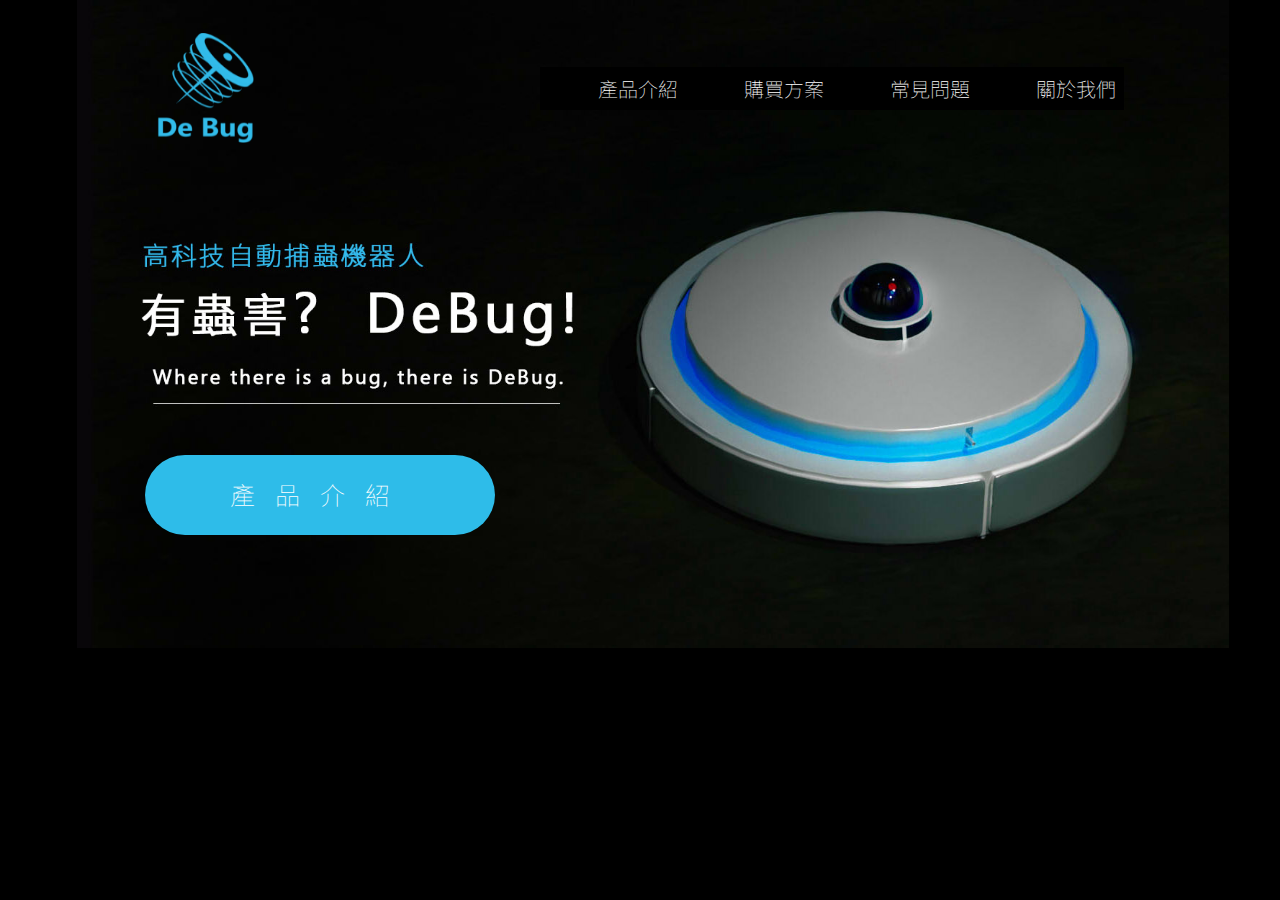
<file: index.html>
<!DOCTYPE html>
<html lang="en">

<head>
    <meta charset="UTF-8">
    <meta name="viewport" content="width=device-width, initial-scale=1.0">
    <title>DeBug</title>
    <link href="css/index.css" rel="stylesheet">
    <link href="css/bootstrap.min.css" rel="stylesheet">
    <link href="https://fonts.googleapis.com/css2?family=Noto+Sans+TC&display=swap" rel="stylesheet">
</head>

<body>
    <!--bg-->
    <div class="bg">
        <img class="lbg" src="img/index_pic.jpg">
        <img class="img-fluid sbg" src="img/index直.jpg">
    </div>
    
    <!--navbar-->
    <nav class="navbar navbar-expand-lg navbar-black bg-black">
        <a href="index.html"><img class="navbar-brand" src="img/logo-02.png"></a>

        <button class="navbar-toggler navbar-toggler-right" type="button" data-toggle="collapse"
            data-target="#navbarSupportedContent" aria-controls="navbarSupportedContent" aria-expanded="false"
            aria-label="Toggle navigation">
            <span class="navbar-toggler-icon"><img src="img/burger_icon.png"> </span>
        </button>

        <div class="collapse navbar-collapse" id="navbarSupportedContent">
            <ul class="navbar-nav ml-auto">
                <li class="nav-item text-center">
                    <a class="nav-link" href="product.html">產品介紹</a>
                </li>
                <li class="nav-item text-center">
                    <a class="nav-link" href="buy.html">購買方案</a>
                </li>
                <li class="nav-item text-center">
                    <a class="nav-link" href="FAQ.html">常見問題</a>
                </li>
                <li class="nav-item text-center">
                    <a class="nav-link" href="about.html">關於我們</a>
                </li>
            </ul>
        </div>
    </nav>

    <!--button-->
    <div class="btn">
        <button class="pbtn">
            <a class="btntext" href="product.html">產品介紹</a>
        </button>
    </div>

    <!-- JS連結 -->
    <script src="js/jQuery.js"></script>
    <script src="js/bootstrap.min.js"></script>
</body>

</html>
</file>
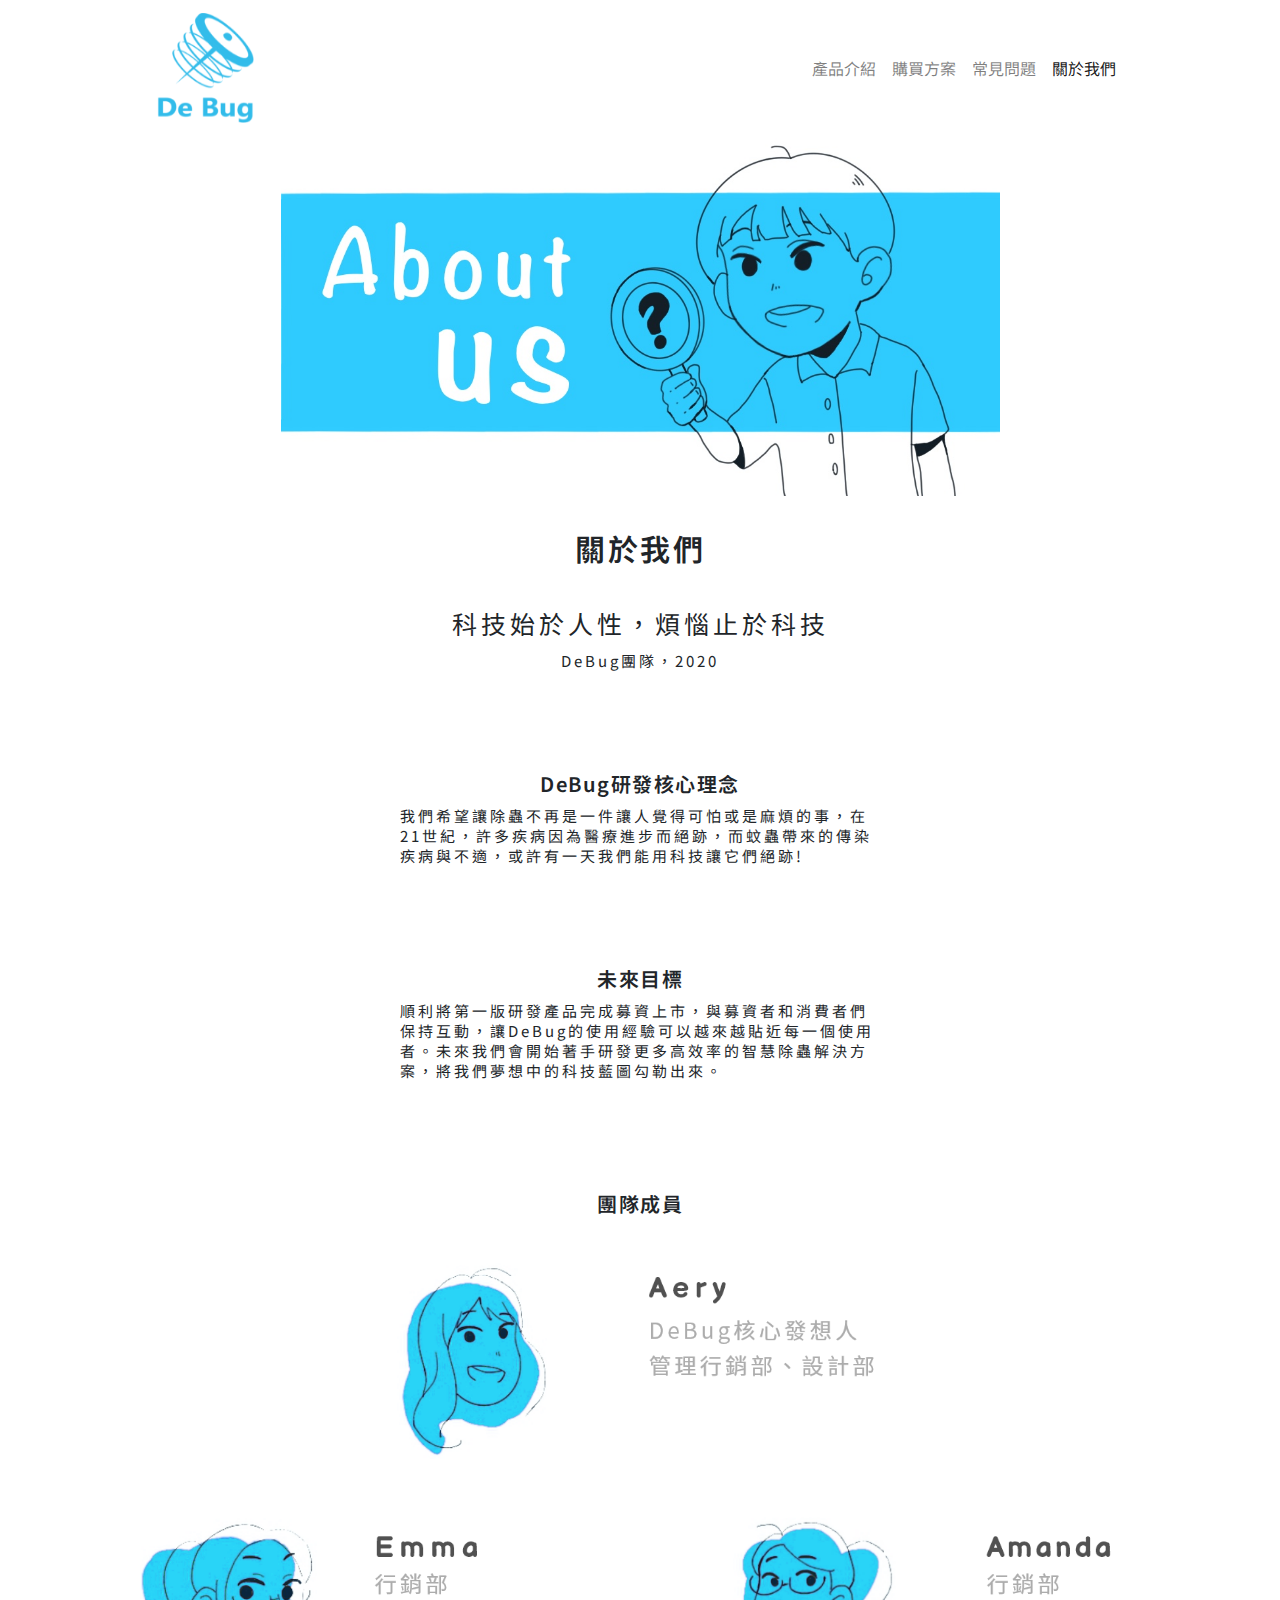
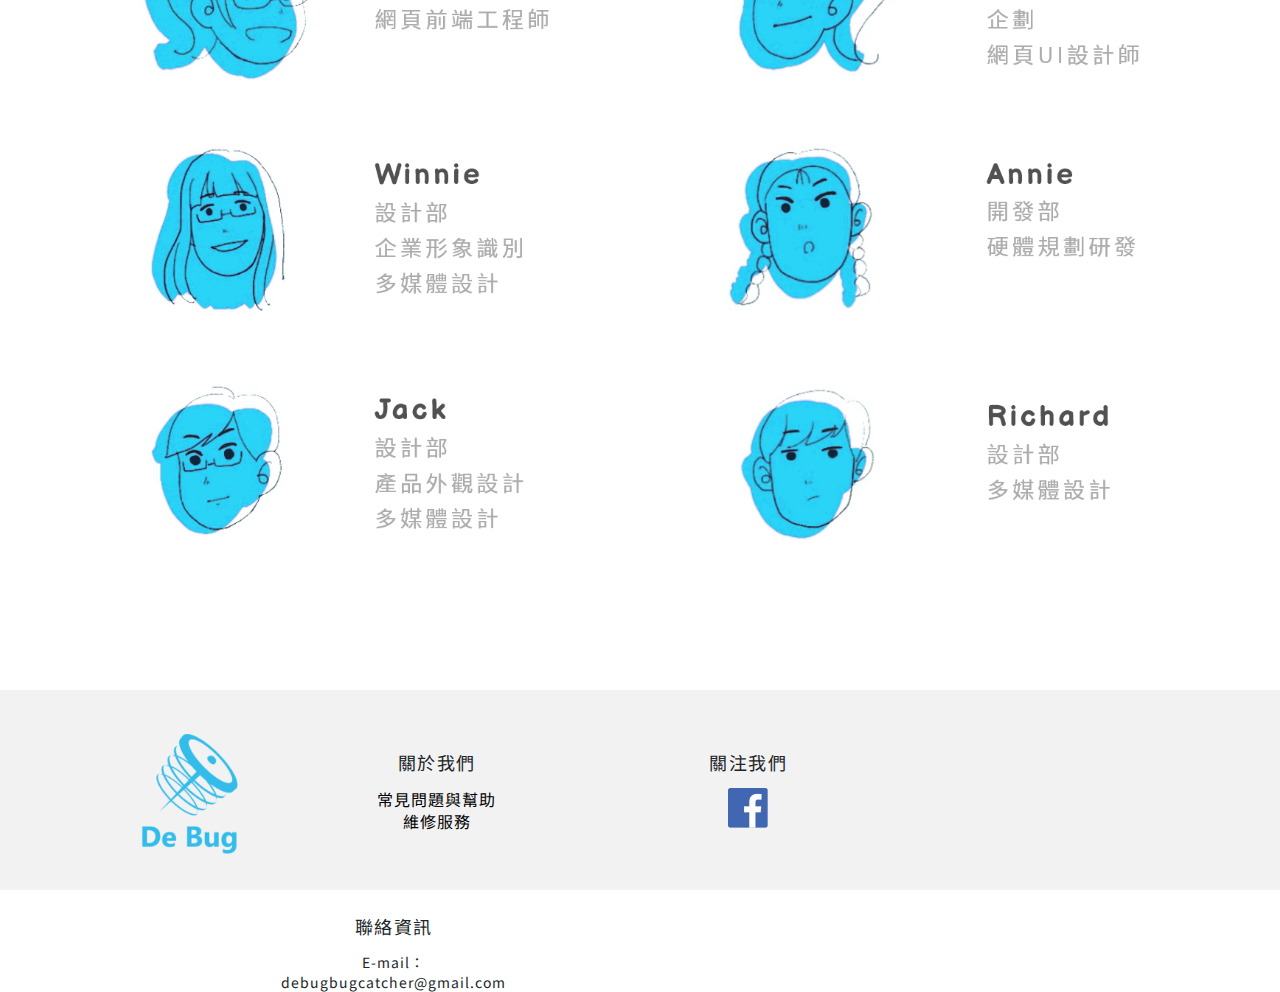
<file: about.html>
<!DOCTYPE html>
<html lang="en">

<head>
    <meta charset="UTF-8">
    <meta name="viewport" content="width=device-width, initial-scale=1.0">
    <title>關於DeBug團隊</title>
    <link href="css/about.css" rel="stylesheet">
    <link href="css/bootstrap.min.css" rel="stylesheet">
    <link href="https://fonts.googleapis.com/css2?family=Noto+Sans+TC&display=swap" rel="stylesheet">
</head>

<body>
    <!--navbar-->
    <nav class="navbar navbar-expand-lg navbar-light bg-white">
        <a href="index.html"><img class="navbar-brand" src="img/logo-02.png"></a>

        <button class="navbar-toggler navbar-toggler-right" type="button" data-toggle="collapse"
            data-target="#navbarSupportedContent" aria-controls="navbarSupportedContent" aria-expanded="false"
            aria-label="Toggle navigation">
            <span class="navbar-toggler-icon"></span>
        </button>

        <div class="collapse navbar-collapse" id="navbarSupportedContent">
            <ul class="navbar-nav ml-auto">
                <li class="nav-item text-center">
                    <a class="nav-link" href="product.html">產品介紹</a>
                </li>
                <li class="nav-item text-center">
                    <a class="nav-link" href="buy.html">購買方案</a>
                </li>
                <li class="nav-item text-center">
                    <a class="nav-link" href="FAQ.html">常見問題</a>
                </li>
                <li class="nav-item text-center active">
                    <a class="nav-link" href="about.html">關於我們</a>
                </li>
            </ul>
        </div>
    </nav>

    <!--img-->
    <div class="img">
        <img class="bigimg" src="img/about_us/E908291B-84C1-4C2B-9663-F719880D2C59.png">
    </div>

    <!--about us-->
    <div class="us">
        <p class="title">關於我們</p>
    </div>
    <div class="slogan">
        <p class="s">科技始於人性，煩惱止於科技</p>
        <p class="sd">DeBug團隊，2020</p>
    </div>

    <!--text-->
    <div class="text">
        <!--kernel-->
        <div class="kernel">
            <p class="t">DeBug研發核心理念</p>
        </div>
        <div class="tt">
            <p class="tp">我們希望讓除蟲不再是一件讓人覺得可怕或是麻煩的事，在21世紀，許多疾病因為醫療進步而絕跡，而蚊蟲帶來的傳染疾病與不適，或許有一天我們能用科技讓它們絕跡!</p>
        </div>

        <!--future-->
        <div class="future">
            <p class="t">未來目標</p>
        </div>
        <div class="tt">
            <p class="tp">
                順利將第一版研發產品完成募資上市，與募資者和消費者們保持互動，讓DeBug的使用經驗可以越來越貼近每一個使用者。未來我們會開始著手研發更多高效率的智慧除蟲解決方案，將我們夢想中的科技藍圖勾勒出來。</p>
        </div>
    </div>

    <!--member-->
    <div class="member">
        <p class="t">團隊成員</p>
    </div>
    <div class="mimg">
        <img class="simg" src="img/about_us/ABOUT_US_S2.png">
        <img class="bimg" src="img/about_us/ABOUT_US2.png">
    </div>

    <!--footer-->
    <footer class="footer">
        <div class="cont">
            <div class="row">
                <div class="fimg col-md-1">
                    <a href="index.html"><img class="fl" src="img/logo-02.png"></a>
                </div>

                <div class="about col-md-2">
                    <div class="ftitle">
                        <p class="ft">關於我們</p>
                    </div>
                    <div class="r">
                        <a href="FAQ.html" style="text-decoration: none;">
                            <p class="fp">常見問題與幫助</p>
                        </a>
                        <a href="FAQ.html" style="text-decoration: none;">
                            <p class="fp">維修服務</p>
                        </a>
                    </div>
                </div>

                <div class="follow col-md-2">
                    <div class="ftitle">
                        <p class="ft">關注我們</p>
                    </div>
                    <div class="ff">
                        <a href="https://www.facebook.com/De-Bug-111427833928401/"><img class="fb"
                                src="img/icon_facebook.jpg"></a>
                    </div>
                </div>

                <div class="contact col-md-3">
                    <div class="ftitle">
                        <p class="ft">聯絡資訊</p>
                    </div>
                    <div class="r">
                        <p class="fm">E-mail：debugbugcatcher@gmail.com</p>
                    </div>
                </div>
            </div>
        </div>
    </footer>

    <!-- JS連結 -->
    <script src="js/jQuery.js"></script>
    <script src="js/bootstrap.min.js"></script>

</body>

</html>
</file>
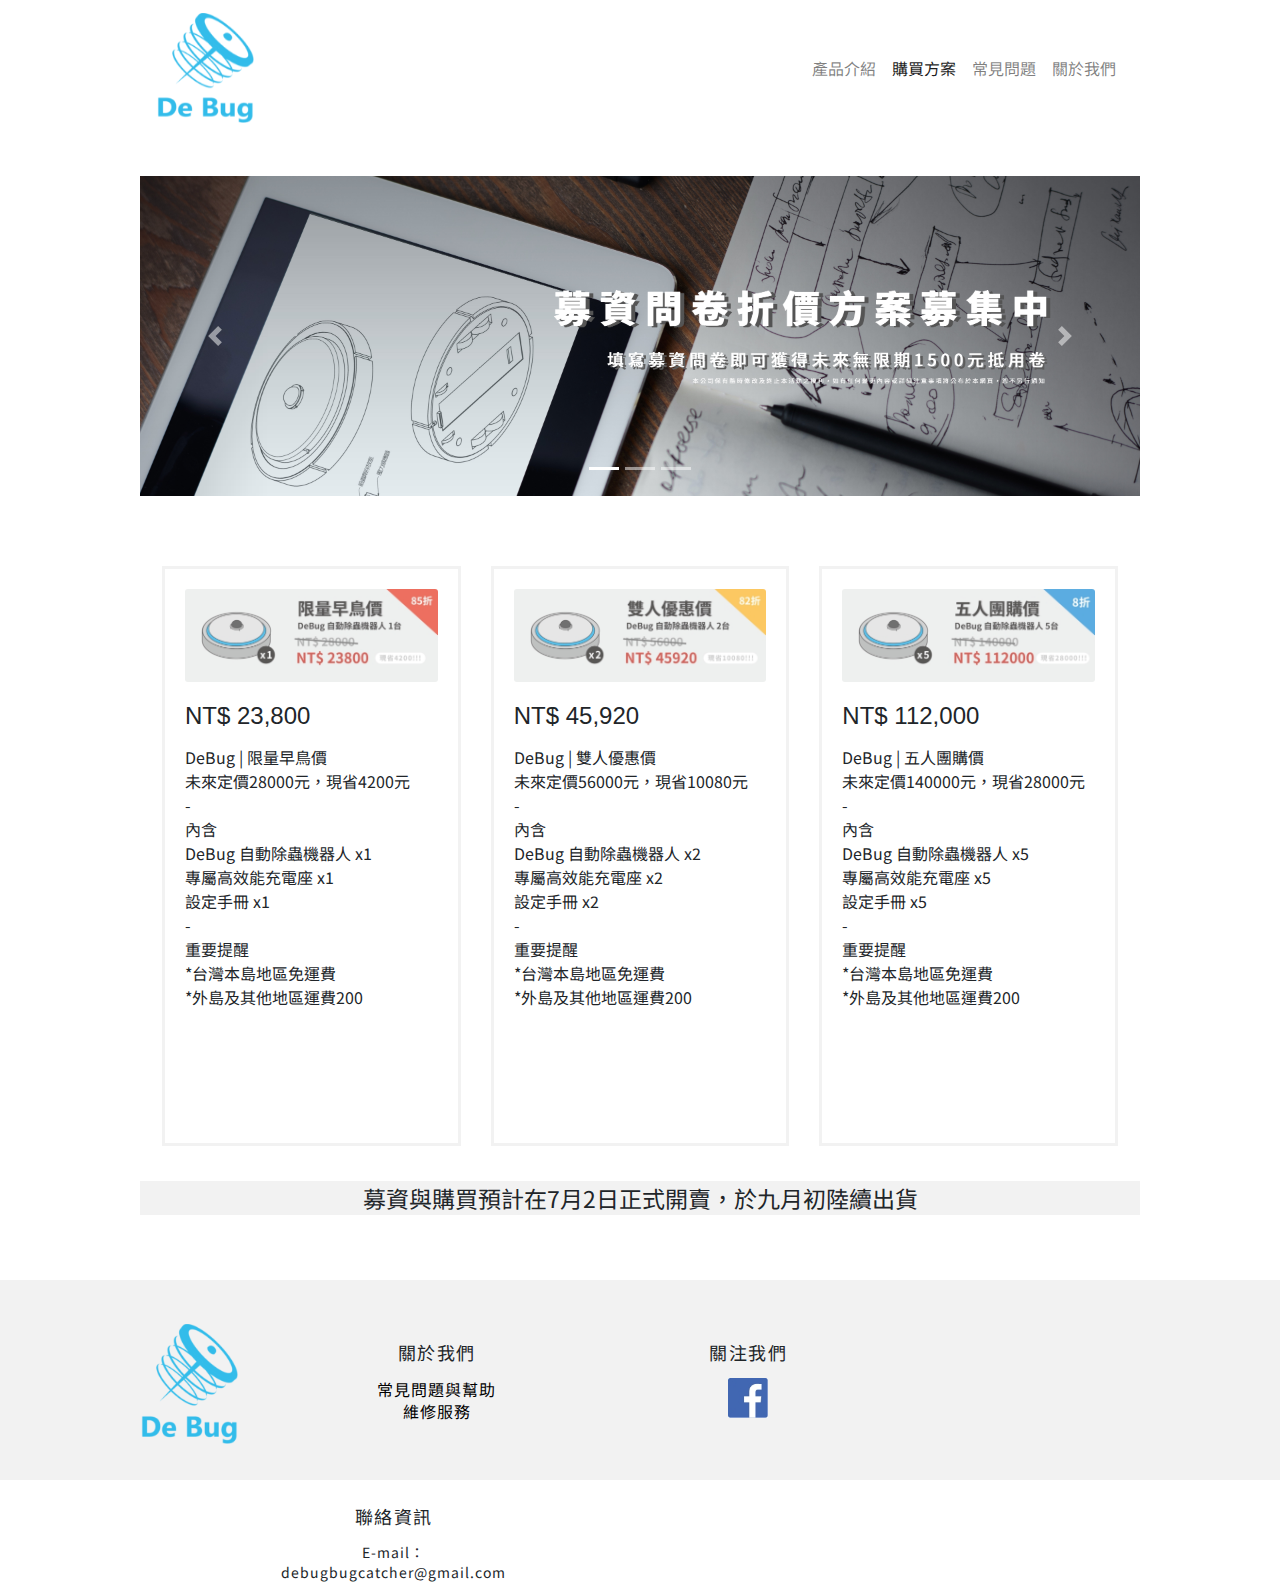
<file: buy.html>
<!DOCTYPE html>
<html lang="en">

<head>
    <meta charset="UTF-8">
    <meta name="viewport" content="width=device-width, initial-scale=1.0">
    <title>DeBug的購買方案</title>
    <link href="css/buy.css" rel="stylesheet">
    <link href="css/bootstrap.min.css" rel="stylesheet">
    <link href="https://fonts.googleapis.com/css2?family=Noto+Sans+TC&display=swap" rel="stylesheet">
</head>

<body>
    <!--navbar-->
    <nav class="navbar navbar-expand-lg navbar-light bg-white">
        <a href="index.html"><img class="navbar-brand" src="img/logo-02.png"></a>

        <button class="navbar-toggler navbar-toggler-right" type="button" data-toggle="collapse"
            data-target="#navbarSupportedContent" aria-controls="navbarSupportedContent" aria-expanded="false"
            aria-label="Toggle navigation">
            <span class="navbar-toggler-icon"></span>
        </button>

        <div class="collapse navbar-collapse" id="navbarSupportedContent">
            <ul class="navbar-nav ml-auto">
                <li class="nav-item text-center">
                    <a class="nav-link" href="product.html">產品介紹</a>
                </li>
                <li class="nav-item text-center active">
                    <a class="nav-link" href="buy.html">購買方案</a>
                </li>
                <li class="nav-item text-center">
                    <a class="nav-link" href="FAQ.html">常見問題</a>
                </li>
                <li class="nav-item text-center">
                    <a class="nav-link" href="about.html">關於我們</a>
                </li>
            </ul>
        </div>
    </nav>

    <!--banner-->
    <div class="banner">
        <div id="carouselExampleIndicators" class="carousel slide" data-ride="carousel">
            <ol class="carousel-indicators">
                <li data-target="#carouselExampleIndicators" data-slide-to="0" class="active"></li>
                <li data-target="#carouselExampleIndicators" data-slide-to="1"></li>
                <li data-target="#carouselExampleIndicators" data-slide-to="2"></li>
            </ol>
            <!-- 輪播內容 -->
            <div class="carousel-inner">
                <div class="carousel-item active">
                    <img src="img/募資問卷banner.jpg" class="d-block w-100" alt="...">
                </div>
                <div class="carousel-item">
                    <img src="img/團購揪起來banner.jpg" class="d-block w-100" alt="...">
                </div>
                <div class="carousel-item">
                    <img src="img/按讚臉書banner.jpg" class="d-block w-100" alt="...">
                </div>
            </div>
            <!-- 左右箭頭 -->
            <a class="carousel-control-prev" href="#carouselExampleIndicators" role="button" data-slide="prev">
                <span class="carousel-control-prev-icon" aria-hidden="true"></span>
                <span class="sr-only">Previous</span>
            </a>
            <a class="carousel-control-next" href="#carouselExampleIndicators" role="button" data-slide="next">
                <span class="carousel-control-next-icon" aria-hidden="true"></span>
                <span class="sr-only">Next</span>
            </a>
        </div>
    </div>

    <!--card-->
    <div class="card-group">
        <div class="card border-0">
            <div class="card-body">
                <img class="card-img" src="img/plan_a.jpg">
                <h4 class="card-price">NT$ 23,800</h4>
                <p class="card-text">DeBug | 限量早鳥價<br>未來定價28000元，現省4200元<br>-
                    <br>內含<br>DeBug 自動除蟲機器人 x1<br>專屬高效能充電座 x1<br>設定手冊 x1<br>-
                    <br>重要提醒<br>*台灣本島地區免運費<br>*外島及其他地區運費200</p>
            </div>
        </div>
        <div class="card border-0">
            <div class="card-body">
                <img class="card-img" src="img/plan_b.jpg">
                <h4 class="card-price">NT$ 45,920</h4>
                <p class="card-text">DeBug | 雙人優惠價<br>未來定價56000元，現省10080元<br>-
                    <br>內含<br>DeBug 自動除蟲機器人 x2<br>專屬高效能充電座 x2<br>設定手冊 x2<br>-
                    <br>重要提醒<br>*台灣本島地區免運費<br>*外島及其他地區運費200</p>
            </div>
        </div>
        <div class="card border-0">
            <div class="card-body">
                <img class="card-img" src="img/plan_c.jpg">
                <h4 class="card-price">NT$ 112,000</h4>
                <p class="card-text">DeBug | 五人團購價<br>未來定價140000元，現省28000元<br>-
                    <br>內含<br>DeBug 自動除蟲機器人 x5<br>專屬高效能充電座 x5<br>設定手冊 x5<br>-
                    <br>重要提醒<br>*台灣本島地區免運費<br>*外島及其他地區運費200</p>
            </div>
        </div>
    </div>

    <!--mention-->
    <div class="mention text-center">
        <a class="sell">募資與購買預計在7月2日正式開賣，於九月初陸續出貨</a>
    </div>

    <!--footer-->
    <footer class="footer">
        <div class="cont">
            <div class="row">
                <div class="fimg col-md-1">
                    <a href="index.html"><img class="fl" src="img/logo-02.png"></a>
                </div>

                <div class="about col-md-2">
                    <div class="ftitle">
                        <p class="ft">關於我們</p>
                    </div>
                    <div class="r">
                        <a href="FAQ.html" style="text-decoration: none;">
                            <p class="fp">常見問題與幫助</p>
                        </a>
                        <a href="FAQ.html" style="text-decoration: none;">
                            <p class="fp">維修服務</p>
                        </a>
                    </div>
                </div>

                <div class="follow col-md-2">
                    <div class="ftitle">
                        <p class="ft">關注我們</p>
                    </div>
                    <div class="ff">
                        <a href="https://www.facebook.com/De-Bug-111427833928401/"><img class="fb"
                                src="img/icon_facebook.jpg"></a>
                    </div>
                </div>

                <div class="contact col-md-3">
                    <div class="ftitle">
                        <p class="ft">聯絡資訊</p>
                    </div>
                    <div class="r">
                        <p class="fm">E-mail：debugbugcatcher@gmail.com</p>
                    </div>
                </div>
            </div>
        </div>
    </footer>

    <!-- JS連結 -->
    <script src="js/jQuery.js"></script>
    <script src="js/bootstrap.min.js"></script>
</body>

</html>
</file>
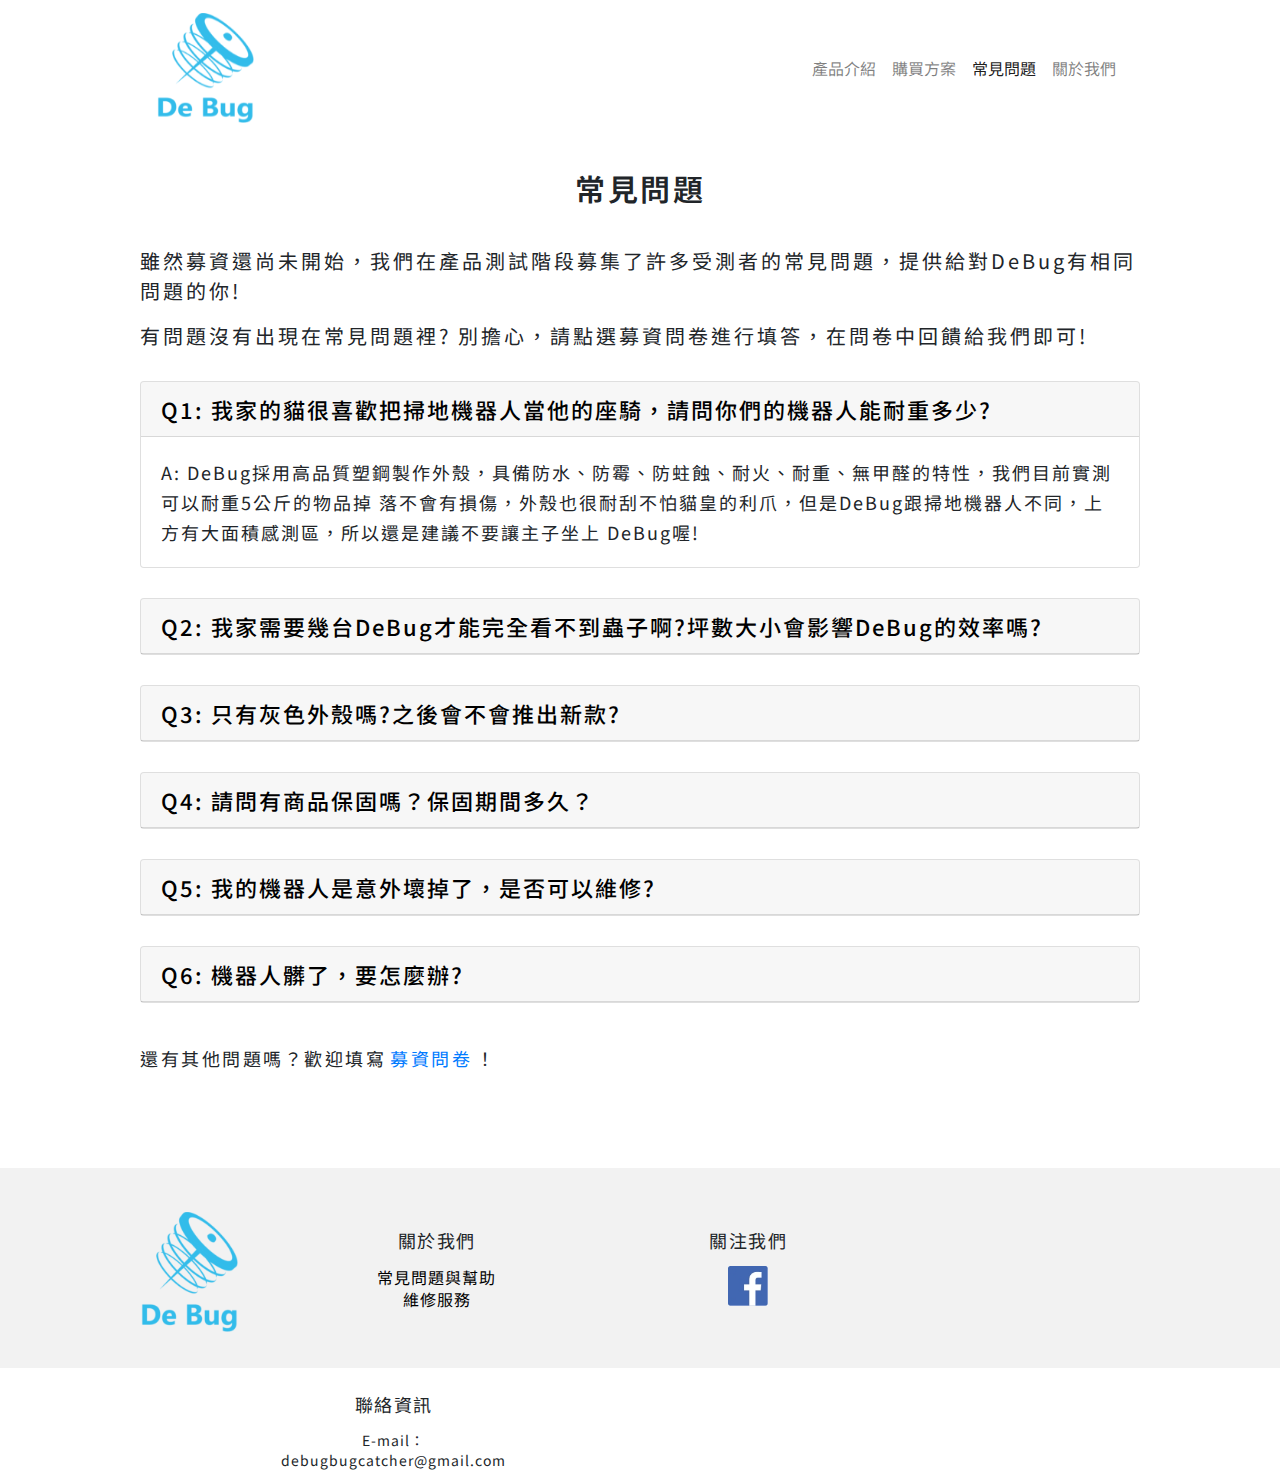
<file: FAQ.html>
<!DOCTYPE html>
<html lang="en">

<head>
    <meta charset="UTF-8">
    <meta name="viewport" content="width=device-width, initial-scale=1.0">
    <title>DeBug之常見問題</title>
    <link href="css/FAQ.css" rel="stylesheet">
    <link href="css/bootstrap.min.css" rel="stylesheet">
    <link href="https://fonts.googleapis.com/css2?family=Noto+Sans+TC&display=swap" rel="stylesheet">
</head>

<body>    
    <!--navbar-->
    <nav class="navbar navbar-expand-lg navbar-light bg-white">
        <a href="index.html"><img class="navbar-brand" src="img/logo-02.png"></a>

        <button class="navbar-toggler navbar-toggler-right" type="button" data-toggle="collapse"
            data-target="#navbarSupportedContent" aria-controls="navbarSupportedContent" aria-expanded="false"
            aria-label="Toggle navigation">
            <span class="navbar-toggler-icon"></span>
        </button>

        <div class="collapse navbar-collapse" id="navbarSupportedContent">
            <ul class="navbar-nav ml-auto">
                <li class="nav-item text-center">
                    <a class="nav-link" href="product.html">產品介紹</a>
                </li>
                <li class="nav-item text-center">
                    <a class="nav-link" href="buy.html">購買方案</a>
                </li>
                <li class="nav-item text-center active">
                    <a class="nav-link" href="FAQ.html">常見問題</a>
                </li>
                <li class="nav-item text-center">
                    <a class="nav-link" href="about.html">關於我們</a>
                </li>
            </ul>
        </div>
    </nav>

    <!--title-->
    <div class="title">
      <p class="t">常見問題</p>
    </div>

    <!--meniton-->
    <div class="mention">
        <p class="m">雖然募資還尚未開始，我們在產品測試階段募集了許多受測者的常見問題，提供給對DeBug有相同問題的你!</p>
        <p class="m">有問題沒有出現在常見問題裡? 別擔心，請點選募資問卷進行填答，在問卷中回饋給我們即可!</p>
    </div>

    <!--FAQ-->
    <!--Q1-->
    <div id="accordion" role="tablist">
        <div class="card">
          <div class="card-header" role="tab" id="headingOne">
            <h5 class="mb-0">
              <a class="card-Q" data-toggle="collapse" href="#collapseOne" aria-expanded="true" aria-controls="collapseOne">
                Q1: 我家的貓很喜歡把掃地機器人當他的座騎，請問你們的機器人能耐重多少?
              </a>
            </h5>
          </div>
      
          <div id="collapseOne" class="collapse show" role="tabpanel" aria-labelledby="headingOne">
            <div class="card-body">
                A: DeBug採用高品質塑鋼製作外殼，具備防水、防霉、防蛀蝕、耐火、耐重、無甲醛的特性，我們目前實測可以耐重5公斤的物品掉
                落不會有損傷，外殼也很耐刮不怕貓皇的利爪，但是DeBug跟掃地機器人不同，上方有大面積感測區，所以還是建議不要讓主子坐上
                DeBug喔!
            </div>
          </div>
        </div>

        <!--Q2-->
        <div class="card">
          <div class="card-header" role="tab" id="headingTwo">
            <h5 class="mb-0">
              <a class="card-Q" class="collapsed" data-toggle="collapse" href="#collapseTwo" aria-expanded="false" aria-controls="collapseTwo">
                Q2: 我家需要幾台DeBug才能完全看不到蟲子啊?坪數大小會影響DeBug的效率嗎?
              </a>
            </h5>
          </div>
          <div id="collapseTwo" class="collapse" role="tabpanel" aria-labelledby="headingTwo">
            <div class="card-body">
                A: 基本上DeBug是沒有坪數限制的，最高掃描範圍可以達到6米，但如果在大於80坪的空間希望有超高除蟲率的話，建議可以加裝一
                台DeBug讓蟲蟲一出現就絕跡!
            </div>
          </div>
        </div>

        <!--Q3-->
        <div class="card">
            <div class="card-header" role="tab" id="headingThree">
              <h5 class="mb-0">
                <a class="card-Q" class="collapsed" data-toggle="collapse" href="#collapseThree" aria-expanded="false" aria-controls="collapseThree">
                    Q3: 只有灰色外殼嗎?之後會不會推出新款?
                </a>
              </h5>
            </div>
            <div id="collapseThree" class="collapse" role="tabpanel" aria-labelledby="headingThree">
              <div class="card-body">
                A: 目前第一階段只有經典白金灰，之後會陸續推出不同的顏色，如果之後想換顏色只需在募資網站上做更改即可，不會影響出貨喔!
              </div>
            </div>
          </div>

          <!--Q4-->
          <div class="card">
            <div class="card-header" role="tab" id="headingFour">
              <h5 class="mb-0">
                <a class="card-Q" class="collapsed" data-toggle="collapse" href="#collapseFour" aria-expanded="false" aria-controls="collapseFour">
                    Q4: 請問有商品保固嗎？保固期間多久？
                </a>
              </h5>
            </div>
            <div id="collapseFour" class="collapse" role="tabpanel" aria-labelledby="headingFour">
              <div class="card-body">
                A: 有的。「DeBug 自動捕蟲機器人」限為兩年免費保固(非人為損壞之瑕疵產品) 。
              </div>
            </div>
          </div>

          <!--Q5-->
          <div class="card">
            <div class="card-header" role="tab" id="headingFive">
              <h5 class="mb-0">
                <a class="card-Q" class="collapsed" data-toggle="collapse" href="#collapseFive" aria-expanded="false" aria-controls="collapseFive">
                    Q5: 我的機器人是意外壞掉了，是否可以維修?
                </a>
              </h5>
            </div>
            <div id="collapseFive" class="collapse" role="tabpanel" aria-labelledby="headingFive">
              <div class="card-body">
                A: 可以維修的，但會跟您酌收維修費用<br>
                以下情況不屬於免費維修範圍，我們在此提供有償服務:<br>
                ▲ 未能提供保修卡和相關購買證明。<br>
                ▲ 產品的清潔問題及正常情況下的損耗 ( 如外殼及接插部份的自然損耗、老化及磨損 )。<br>
                ▲ 未按照使用說明書要求安裝、使用、維護、保管導致的產品故障或損壞。<br>
                ▲ 客戶發回返修途中由於運輸、裝卸所導致的損壞。
              </div>
            </div>
          </div>

          <!--Q6-->
          <div class="card">
            <div class="card-header" role="tab" id="headingSix">
              <h5 class="mb-0">
                <a class="card-Q" class="collapsed" data-toggle="collapse" href="#collapseSix" aria-expanded="false" aria-controls="collapseSix">
                    Q6: 機器人髒了，要怎麼辦?
                </a>
              </h5>
            </div>
            <div id="collapseSix" class="collapse" role="tabpanel" aria-labelledby="headingSix">
              <div class="card-body">
                    A: 機器人如有髒汙，建議您用布沾清水擦拭，不要用酒精，去漬油，香蕉油等腐蝕性液體。
              </div>
            </div>
          </div>
      </div>

      <!--sugjust-->
      <div class="suggest">
        <a class="s">還有其他問題嗎？歡迎填寫</a>
        <a class="sask" href="https://www.surveycake.com/s/mDKm9">募資問卷</a>
        <a class="s">！</a>
      </div>

      <!--footer-->
    <footer class="footer">
        <div class="cont">
            <div class="row">
                <div class="fimg col-md-1">
                    <a href="index.html"><img class="fl" src="img/logo-02.png"></a>
                </div>

                <div class="about col-md-2">
                    <div class="ftitle">
                        <p class="ft">關於我們</p>
                    </div>
                    <div class="r">
                        <a href="FAQ.html" style="text-decoration: none;">
                            <p class="fp">常見問題與幫助</p>
                        </a>
                        <a href="FAQ.html" style="text-decoration: none;">
                            <p class="fp">維修服務</p>
                        </a>
                    </div>
                </div>

                <div class="follow col-md-2">
                    <div class="ftitle">
                        <p class="ft">關注我們</p>
                    </div>
                    <div class="ff">
                        <a href="https://www.facebook.com/De-Bug-111427833928401/"><img class="fb"
                                src="img/icon_facebook.jpg"></a>
                    </div>
                </div>

                <div class="contact col-md-3">
                    <div class="ftitle">
                        <p class="ft">聯絡資訊</p>
                    </div>
                    <div class="r">
                        <p class="fm">E-mail：debugbugcatcher@gmail.com</p>
                    </div>
                </div>
            </div>
        </div>
    </footer>

    <!-- JS連結 -->
    <script src="js/jQuery.js"></script>
    <script src="js/bootstrap.min.js"></script>
</body>

</html>
</file>
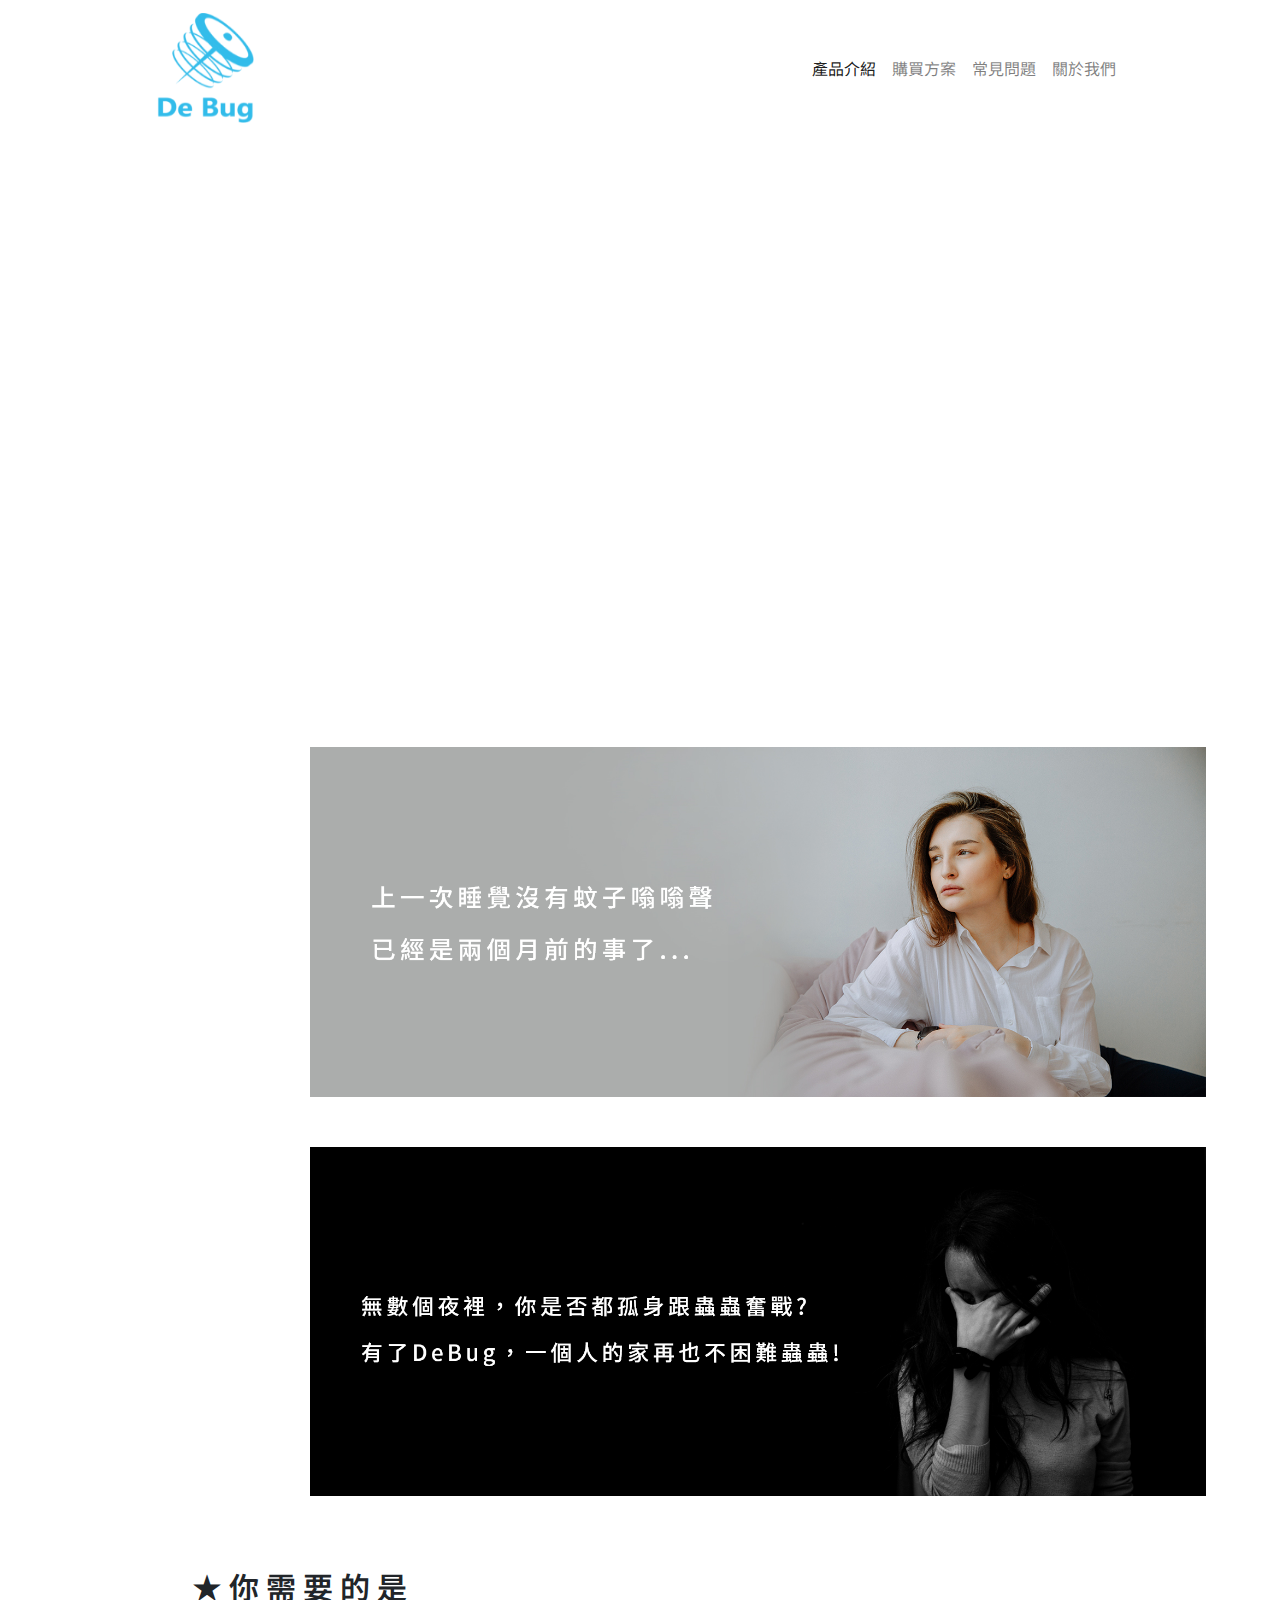
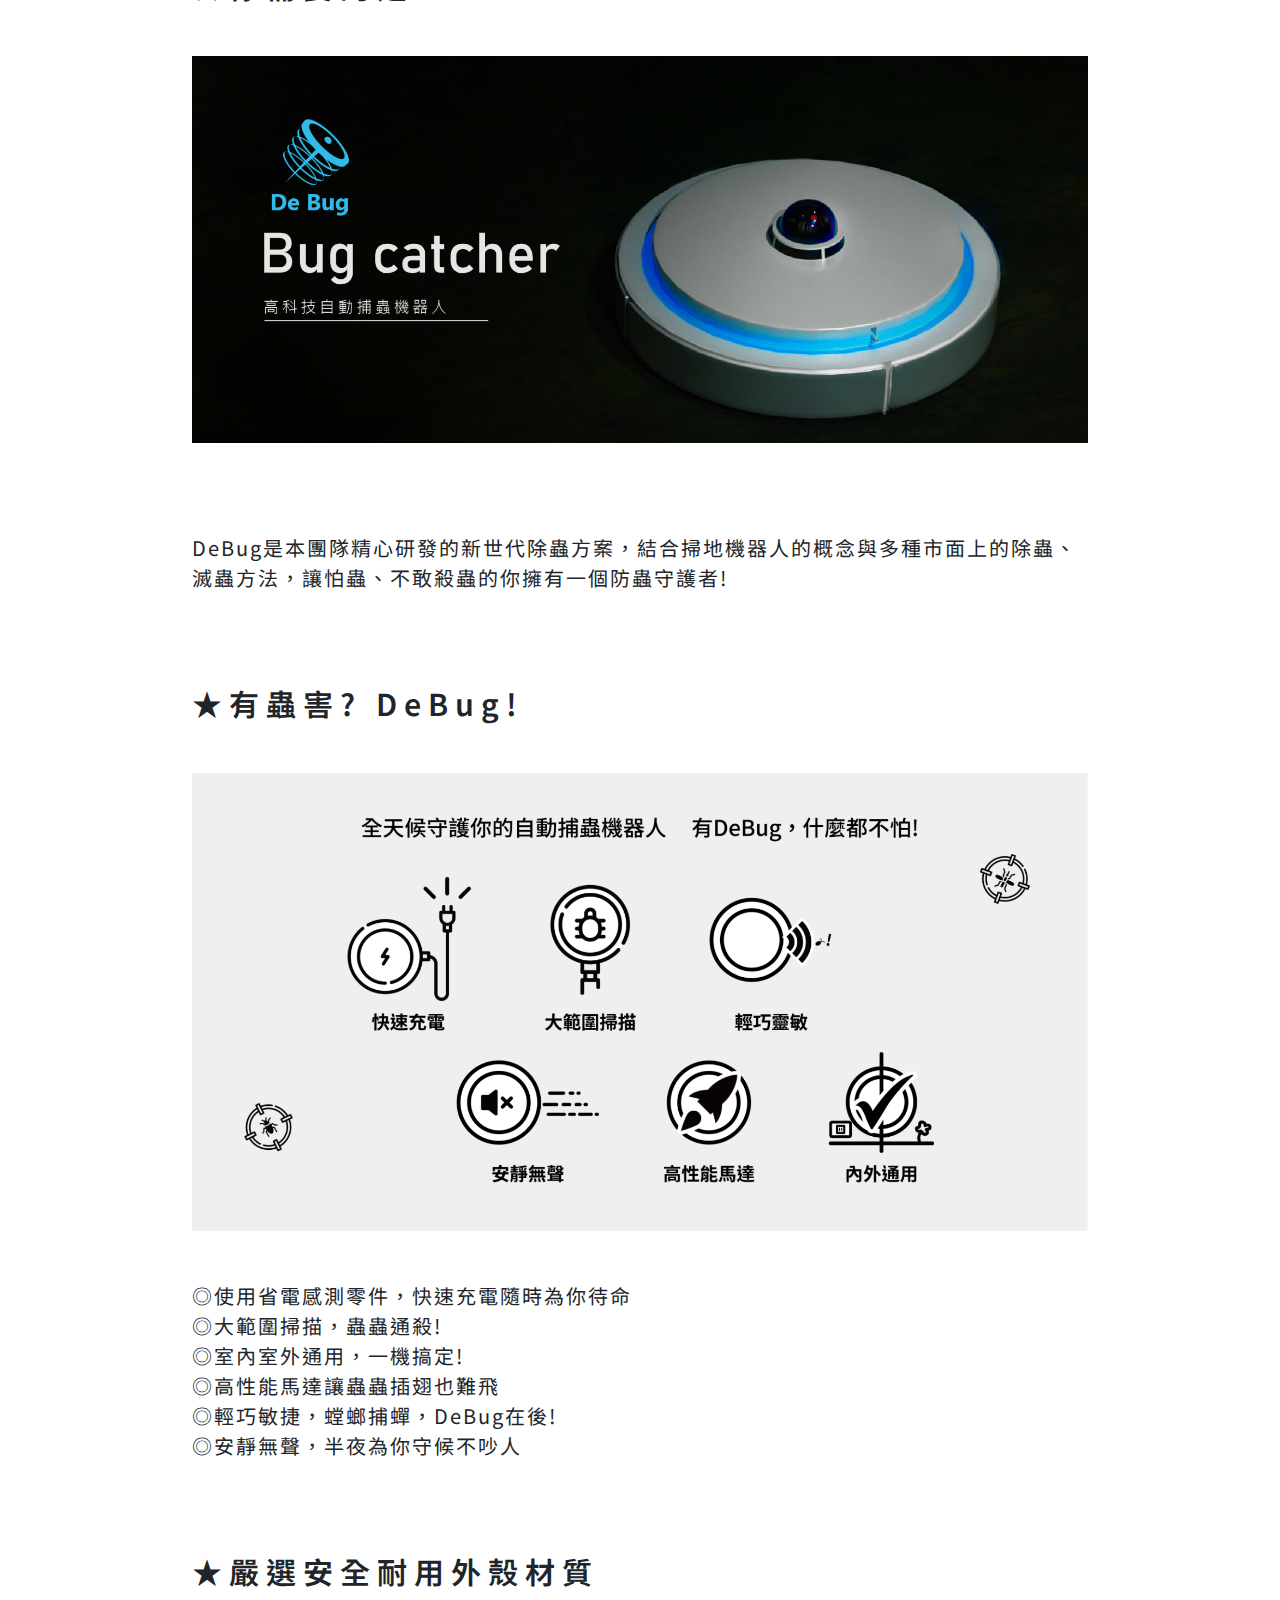
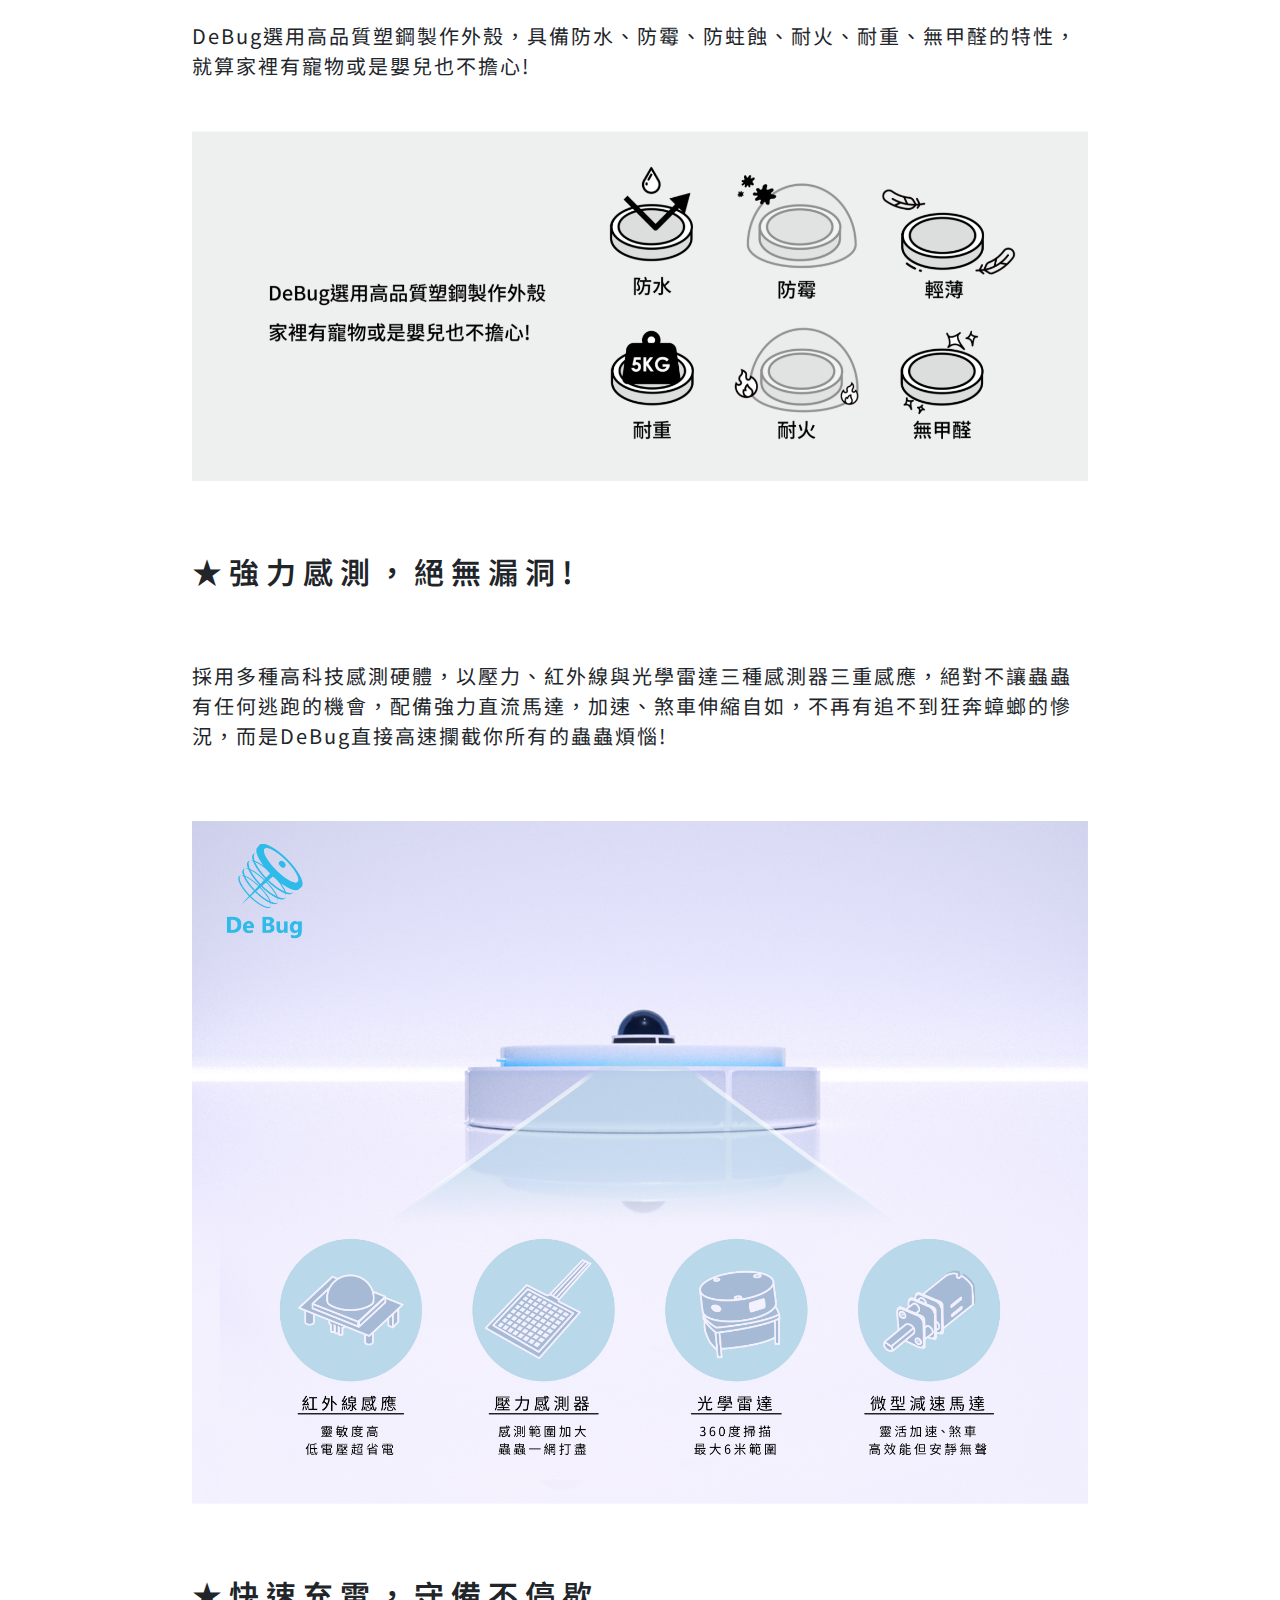
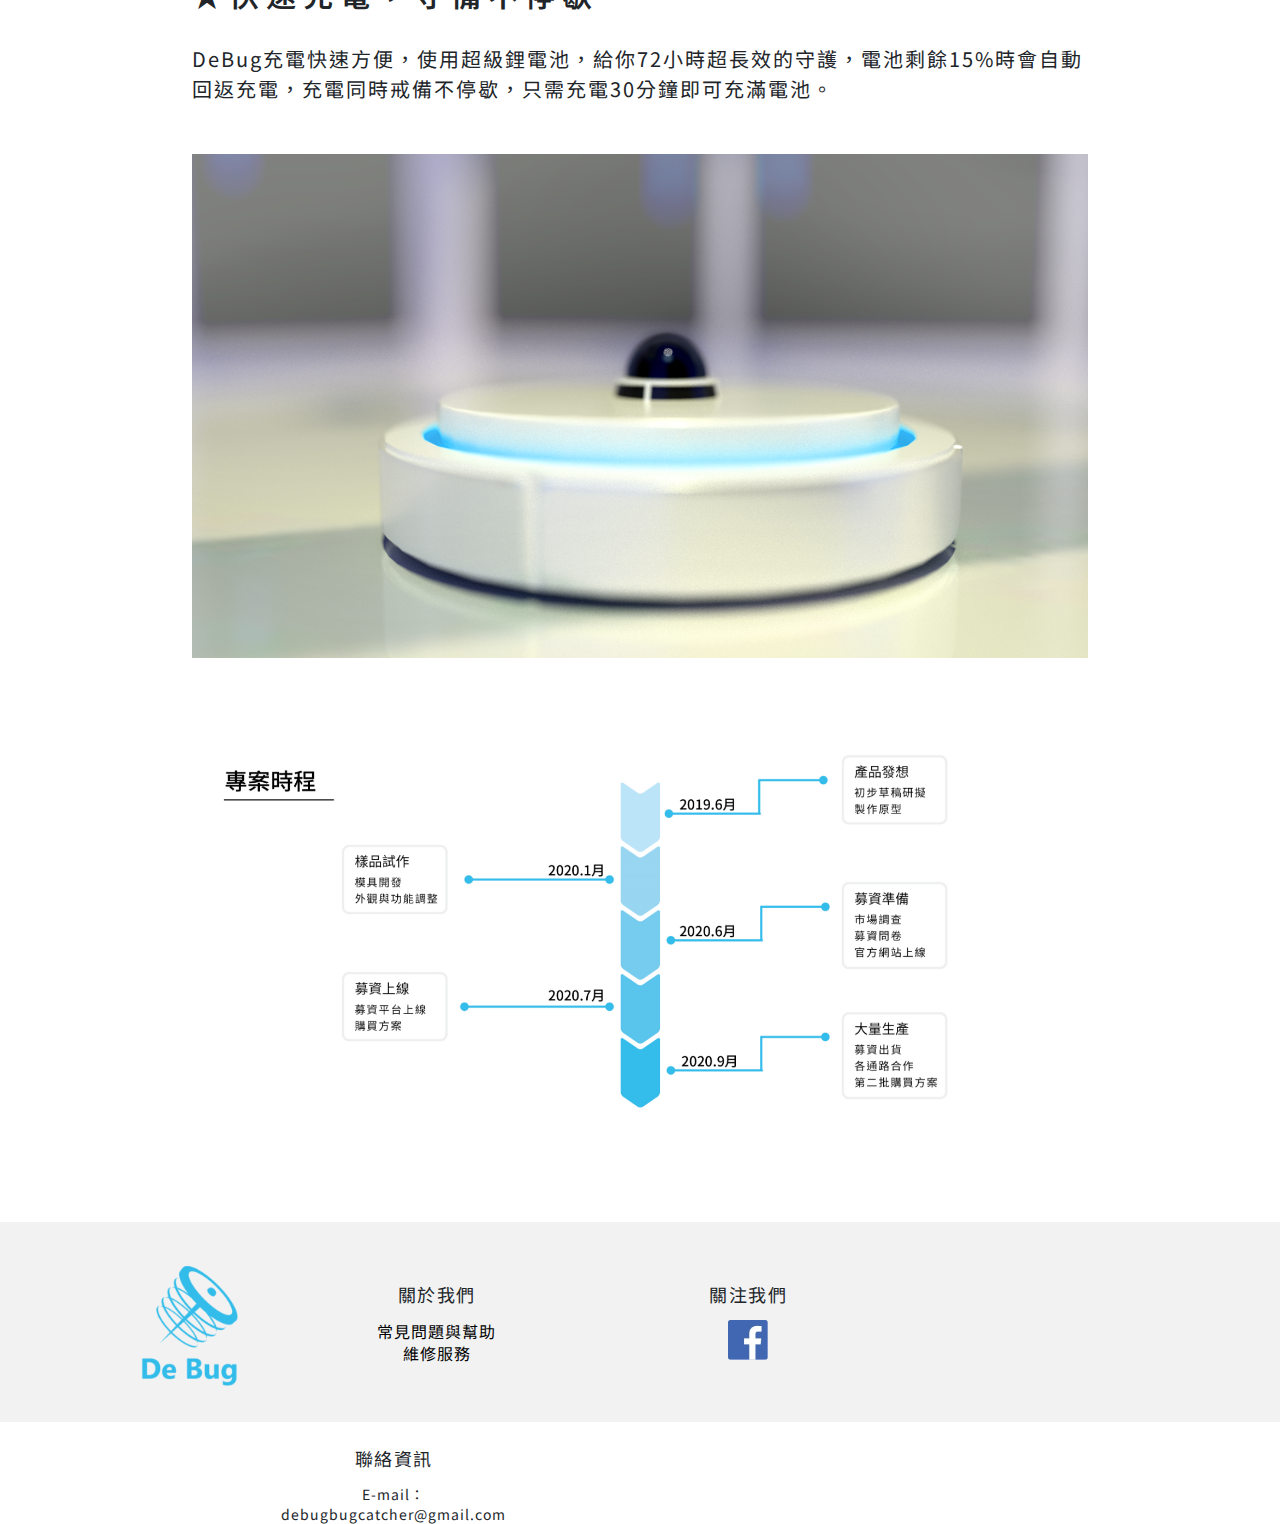
<file: product.html>
<!DOCTYPE html>
<html lang="en">

<head>
    <meta charset="UTF-8">
    <meta name="viewport" content="width=device-width, initial-scale=1.0">
    <title>DeBug的自我介紹</title>
    <link href="css/product.css" rel="stylesheet">
    <link href="css/bootstrap.min.css" rel="stylesheet">
    <link href="https://fonts.googleapis.com/css2?family=Noto+Sans+TC&display=swap" rel="stylesheet">
</head>

<body>
    <!--navbar-->
    <nav class="navbar navbar-expand-lg navbar-light bg-white">
        <a href="index.html"><img class="navbar-brand" src="img/logo-02.png"></a>

        <button class="navbar-toggler navbar-toggler-right" type="button" data-toggle="collapse"
            data-target="#navbarSupportedContent" aria-controls="navbarSupportedContent" aria-expanded="false"
            aria-label="Toggle navigation">
            <span class="navbar-toggler-icon"></span>
        </button>

        <div class="collapse navbar-collapse" id="navbarSupportedContent">
            <ul class="navbar-nav ml-auto">
                <li class="nav-item text-center active">
                    <a class="nav-link" href="product.html">產品介紹</a>
                </li>
                <li class="nav-item text-center">
                    <a class="nav-link" href="buy.html">購買方案</a>
                </li>
                <li class="nav-item text-center">
                    <a class="nav-link" href="FAQ.html">常見問題</a>
                </li>
                <li class="nav-item text-center">
                    <a class="nav-link" href="about.html">關於我們</a>
                </li>
            </ul>
        </div>
    </nav>

    <!--movie-->
    <div class="mov">
        <iframe class="movie" width="896" height="504" src="https://www.youtube.com/embed/nK1v1UgpssQ" frameborder="0" allow="accelerometer; autoplay; encrypted-media; gyroscope; picture-in-picture" allowfullscreen></iframe>
    </div>

    <!--img-->
    <div class="bimg">
        <div class="b">
            <img class="sbi" src="img/產品介紹/Group 6.png">
            <img class="bi" src="img/product_intro/Group 5.png">
        </div>
        <div class="b">
            <img class="sbi" src="img/產品介紹/Group 7.png">
            <img class="bi" src="img/product_intro/Group 4.png">
        </div>
    </div>

    <!--need-->
    <div class="need">
        <div class="t">
            <p class="title">★你需要的是</p>
        </div>
        <div class="ni">
            <img class="sbi" src="img/產品介紹/black01.png">
            <img class="bi" src="img/product_intro/blackstyle_1-01.png">
        </div>
        <div class="ntt">
            <p class="nt">DeBug是本團隊精心研發的新世代除蟲方案，結合掃地機器人的概念與多種市面上的除蟲、滅蟲方法，讓怕蟲、不敢殺蟲的你擁有一個防蟲守護者!</p>
        </div>
    </div>

    <!--debug-->
    <div class="debug">
        <div class="t">
            <p class="title">★有蟲害? DeBug!</p>
        </div>
        <div class="ni">
            <img class="sbi" src="img/產品介紹/優點-02.png">
            <img class="bi" src="img/product_intro/優點-01.png">
        </div>
        <div class="dtt">
            <p class="dt">◎使用省電感測零件，快速充電隨時為你待命<br>◎大範圍掃描，蟲蟲通殺!<br>◎室內室外通用，一機搞定!<br>◎高性能馬達讓蟲蟲插翅也難飛<br>◎輕巧敏捷，螳螂捕蟬，DeBug在後!<br>◎安靜無聲，半夜為你守候不吵人</p>
        </div>
    </div>

    <!--out-->
    <div class="out">
        <div class="t">
            <p class="title">★嚴選安全耐用外殼材質</p>
        </div>
        <div class="ott">
            <p class="ot">DeBug選用高品質塑鋼製作外殼，具備防水、防霉、防蛀蝕、耐火、耐重、無甲醛的特性，就算家裡有寵物或是嬰兒也不擔心!</p>
        </div>
        <div class="ni">
            <img class="sbi" src="img/產品介紹/塑鋼特色_s-02.png">
            <img class="bi" src="img/product_intro/塑鋼特色-01.png">
        </div>
    </div>

    <!--sensor-->
    <div class="sens">
        <div class="t">
            <p class="title">★強力感測，絕無漏洞!</p>
        </div>
        <div class="stt">
            <p class="st">採用多種高科技感測硬體，以壓力、紅外線與光學雷達三種感測器三重感應，絕對不讓蟲蟲有任何逃跑的機會，配備強力直流馬達，加速、煞車伸縮自如，不再有追不到狂奔蟑螂的慘況，而是DeBug直接高速攔截你所有的蟲蟲煩惱!</p>
        </div>
        <div class="ni">
            <img class="sbi" src="img/產品介紹/硬體配置-01.png">
            <img class="bi" src="img/product_intro/硬體配置-01.png">
        </div>
    </div>

    <!--electricity-->
    <div class="elec">
        <div class="t">
            <p class="title">★快速充電，守備不停歇</p>
        </div>
        <div class="ett">
            <p class="et">DeBug充電快速方便，使用超級鋰電池，給你72小時超長效的守護，電池剩餘15%時會自動回返充電，充電同時戒備不停歇，只需充電30分鐘即可充滿電池。</p>
        </div>
        <div class="ni">
            <img class="sbi" src="img/產品介紹/1.png">
            <img class="bi" src="img/product_intro/1.png">
        </div>
    </div>

    <!--time-->
    <div class="time">
        <img class="sti" src="img/產品介紹/專案時程-01.png">
        <img class="ti" src="img/product_intro/專案時程-01.png">
    </div>

    <!--footer-->
    <footer class="footer">
        <div class="cont">
            <div class="row">
                <div class="fimg col-md-1">
                    <a href="index.html"><img class="fl" src="img/logo-02.png"></a>
                </div>

                <div class="about col-md-2">
                    <div class="ftitle">
                        <p class="ft">關於我們</p>
                    </div>
                    <div class="r">
                        <a href="FAQ.html" style="text-decoration: none;">
                            <p class="fp">常見問題與幫助</p>
                        </a>
                        <a href="FAQ.html" style="text-decoration: none;">
                            <p class="fp">維修服務</p>
                        </a>
                    </div>
                </div>

                <div class="follow col-md-2">
                    <div class="ftitle">
                        <p class="ft">關注我們</p>
                    </div>
                    <div class="ff">
                        <a href="https://www.facebook.com/De-Bug-111427833928401/"><img class="fb"
                                src="img/icon_facebook.jpg"></a>
                    </div>
                </div>

                <div class="contact col-md-3">
                    <div class="ftitle">
                        <p class="ft">聯絡資訊</p>
                    </div>
                    <div class="r">
                        <p class="fm">E-mail：debugbugcatcher@gmail.com</p>
                    </div>
                </div>
            </div>
        </div>
    </footer>

    <!-- JS連結 -->
    <script src="js/jQuery.js"></script>
    <script src="js/bootstrap.min.js"></script>

</body>

</html>
</file>
<file: css/index.css>
.nav-link, .btntext{
    font-family: 'Noto Sans TC', sans-serif;
}

/*320*/
@media (min-width: 320px) {
    /*body*/
    .bg {
        position: fixed;
        top: 0;
        left: 0;
        bottom: 0;
        right: 0;
        z-index: -999;
    }

    .lbg{
        display: none;
    }

    .sbg {
        max-width: 100%;
        padding: 0px;
        margin: 0px;
    }

    /*navbar*/
    .navbar-brand{
        width: 64px;
        height: 82px;
        padding: 0px;
        margin: 0px;
    }

    .navbar-nav{
        background-color: black;
    }

    .nav-link{
        color: white;
    }

    /*button*/
    .btn{
        position: absolute;
        top: 95vw;
        width: 100%;
    }

    .pbtn{
        width: 160px;
        height: 36px;
        border-radius: 18px;
        background-color: #2EBCE9;
        padding: 0px;
        margin: 0px;
        border: none;
    }

    .pbtn:visited{
        background-color: #2e85e9;
    }

    .pbtn:hover{
        background-color: #2e85e9;
    }

    .btntext{
        font-size: 16px;
        font-weight: 100;
        line-height: 24px;
        letter-spacing: 12px;
        text-align: center;
        color: white;
        padding: 0px;
        margin: 0px;
    }

    .btntext:visited{
        text-decoration: none;
        color: white;
    }

    .btntext:hover{
        text-decoration: none;
        color: white;
    }
}

/*1280*/
@media (min-width: 1280px) {
    /*body*/
    .bg {
        position: fixed;
        top: 0;
        left: 0;
        bottom: 0;
        right: 0;
        z-index: -999;
        background-color: black;
    }

    .lbg{
        display: block;
        max-width: 90%;
        padding: 0px;
        margin: 0px 77px;
    }

    .sbg {
        display: none;
    }

    /*navbar*/
    .navbar-brand{
        width: 98px;
        height: 120px;
        padding: 0px;
        margin: 0px;
    }

    .navbar{
        padding: 0px;
        margin: 20px 140px 0px;
    }

    .navbar-nav{
        float: right;
    }

    .nav-link{
        color: white;
        font-size: 20px;
        font-weight: 100;
        line-height: 27px;
        padding: 0px;
        margin: 0px 0px 0px 50px;
    }

    .nav-link:hover{
        color: #2EBCE9;
    }

    /*button*/
    .btn{
        position: absolute;
        top: 35vw;
        right: 25vw;
        width: 100%;
    }

    .pbtn{
        width: 350px;
        height: 80px;
        border-radius: 40px;
        background-color: #2EBCE9;
        padding: 0px;
        margin: 0px;
        border: none;
    }

    .pbtn:hover{
        background-color: #2e85e9;
    }

    .btntext{
        font-size: 25px;
        font-weight: 100;
        line-height: 32px;
        letter-spacing: 20px;
        text-align: center;
        color: white;
        padding: 0px;
        margin: 0px 0px;
    }

    .btntext:hover{
        text-decoration: none;
        color: white;
    }
}
</file>
<file: css/about.css>
.nav-link, .title, .slogan, .text, .member, .footer{
    font-family: 'Noto Sans TC', 'Balsamiq Sans', sans-serif;
}

/*320*/
@media (min-width: 320px) {
    /*navbar*/
    .navbar-brand{
        width: 64px;
        height: 82px;
        padding: 0px;
        margin: 0px;
    }

    /*img*/
    .img{
        text-align: center;
    }

    .bigimg{
        width: 100%;
    }

    /*about us*/
    .us{
        text-align: center;
        padding: 0px;
        margin: 30px 0px 0px;
    }

    .title{
        font-size: 25px;
        font-weight: 600;
        line-height: 30px;
        letter-spacing: 2.5px;
        padding: 0px;
        margin: 0px 0 30px;
    }
    
    .slogan{
        text-align: center;
        padding: 0px;
        margin: 20px 0px 0px;
    }

    .s{
        font-size: 16px;
        line-height: 25px;
        letter-spacing: 2px;
        padding: 0px;
        margin: 0px;
    }

    .sd{
        font-size: 10px;
        line-height: 20px;
        letter-spacing: 1px;
        padding: 0px;
        margin: 6px 0 0px;
    }

    /*text*/
    .text{
        text-align: center;
        padding: 0px;
        margin: 30px 0px 0px;
    }

    .t{
        font-size: 16px;
        font-weight: 600;
        line-height: 25px;
        letter-spacing: 1.5px;
        padding: 0px;
        margin: 50px 0 0px;
    }

    .tp{
        text-align: left;
        font-size: 12px;
        line-height: 25px;
        letter-spacing: 1.5px;
        padding: 0px;
        margin: 10px 20px 0px;
    }

    /*member*/
    .member{
        text-align: center;
        padding: 0px;
        margin: 60px 0 0;
    }

    .simg{
        display: flex;
        padding: 0px;
        margin: 0px auto;
    }

    .bimg{
        display: none;
    }

    /*footer*/
    .footer{
        height: 360px;
        text-align: center;
        background-color: #f2f2f2;
        padding: 0px;
        margin: 50px 0px 0px;
    }

    .fimg{
        padding: 0px;
        margin: 0px;
    }
    
    .fl{
        width: 49px;
        height: 60px;
        padding: 0px;
        margin: 20px 0px 10px;
    }

    .about{
        height: 90px;
        text-align: center;
        padding: 0px;
        margin: 0px auto;
    }

    .r{
        padding: 0px;
        margin: 8px 0px;
    }

    .follow{
        height: 90px;
        text-align: center;
        padding: 0px;
        margin: 0px auto;
    }

    .fb{
        width: 40px;
    }

    .ff{
        text-align: center;
        padding: 0px;
        margin: 10px 0px 0px;
    }

    .contact{
        height: 90px;
        text-align: center;
        padding: 0px;
        margin: 0px auto;
    }

    .ft{
        font-size: 18px;
        line-height: 24px;
        letter-spacing: 1.5px;
        padding: 0px;
        margin: 15px 0px 0px;
    }

    .fp{
        font-size: 12px;
        letter-spacing: 1px;
        line-height: 20px;
        color: black;
        padding: 0px;
        margin: 0px;
    }

    .fp:visited{
        text-decoration: none;
        color: #2ebce9;
    }

    .fp:hover{
        text-decoration: none;
        color: #2ebce9;
    }
    
    .fm{
        font-size: 12px;
        letter-spacing: 0px;
        line-height: 20px;
    }
}

@media (min-width: 1280px) {
    /*navbar*/
    .navbar-brand{
        width: 98px;
        height: 120px;
        padding: 0px;
        margin: 0px;
    }

    .navbar{
        padding: 0px;
        margin: 0px 140px;
    }

    .navbar-nav{
        float: right;
    }

    /*img*/
    .img{
        text-align: center;
    }

    .bigimg{
        width: 719px;
    }

    /*about us*/
    .us{
        text-align: center;
        padding: 0px;
        margin: 35px 140px 0px;
    }

    .title{
        font-size: 30px;
        font-weight: 600;
        line-height: 35px;
        letter-spacing: 2.5px;
        padding: 0px;
        margin: 0px 0 40px;
    }
    
    .slogan{
        text-align: center;
        padding: 0px;
        margin: 40px 140px 0px;
    }

    .s{
        font-size: 25px;
        line-height: 35px;
        letter-spacing: 4px;
        padding: 0px;
        margin: 0px;
    }

    .sd{
        font-size: 15px;
        line-height: 20px;
        letter-spacing: 3px;
        padding: 0px;
        margin: 10px 0 0px;
    }

    /*text*/
    .text{
        text-align: center;
        padding: 0px;
        margin: 0px 140px 0px;
    }

    .t{
        font-size: 20px;
        font-weight: 600;
        line-height: 25px;
        letter-spacing: 1.5px;
        padding: 0px;
        margin: 100px 0 0px;
    }

    .tp{
        text-align: left;
        font-size: 15px;
        line-height: 20px;
        letter-spacing: 3px;
        padding: 0px;
        margin: 10px 260px 0px;
    }

    /*member*/
    .member{
        text-align: center;
        padding: 0px;
        margin: 110px 140px 0px;
    }

    .simg{
        display: none;
    }

    .bimg{
        display: flex;
        width: 1000px;
        padding: 0px;
        margin: 10px auto 0px;
    }

    /*footer*/
    .footer{
        height: 200px;
        background-color: #f2f2f2;
        padding: 0px;
        margin: 150px 0px 0px;
    }

    .cont{
        padding: 0px;
        margin: 0px 140px;
    }

    .fimg{
        width: 122px;
        padding: 0px;
        margin: 0px 0px 0px 0px;
    }
    
    .fl{
        display: flex;
        width: 98px;
        height: 120px;
        padding: 0px;
        margin: 44px 0px 0px;
    }

    .about{
        width: 120px;
        padding: 0px;
        margin: 0px 140px;
    }

    .r{
        padding: 0px;
        margin: 14px 0px 0px;
    }

    .follow{
        padding: 0px;
        margin: 0px;
    }

    .ff{
        padding: 0px;
        margin: 14px 0px 0px;
    }

    .contact{
        padding: 0px;
        margin: 0px 0px 0px 140px;
    }

    .ft{
        font-size: 18px;
        letter-spacing: 1.5px;
        line-height: 24px;
        font-weight: 400;
        padding: 0px;
        margin: 60px 0px 0px;
    }

    .fp{
        font-size: 16px;
        letter-spacing: 1px;
        line-height: 22px;
        color: black;
        padding: 0px;
        margin: 0px;
    }

    .fp:hover{
        color: #2ebce9;
    }
    
    .fm{
        font-size: 14px;
        letter-spacing: 1px;
        line-height: 20px;
    }
}
</file>
<file: css/buy.css>
.nav-link, .card-text, .sell, .ft, .fp, .fm{
    font-family: 'Noto Sans TC', sans-serif;
}

/*320*/
@media (min-width: 320px) {
    /*navbar*/
    .navbar-brand{
        width: 64px;
        height: 82px;
        padding: 0px;
        margin: 0px;
    }

    /*card*/
    .card-group{
        padding: 0px;
        margin: 20px 0px 0px;
    }
    
    /*mention*/
    .mention{
        background-color: #f2f2f2;
        padding: 0px;
        margin: 0px;
    }

    .sell{
        text-align: center;
        font-size: 12px;
        padding: 0px;
        margin: 0px;
    }

    /*footer*/
    .footer{
        height: 360px;
        text-align: center;
        background-color: #f2f2f2;
        padding: 0px;
        margin: 20px 0px 0px;
    }

    .fimg{
        padding: 0px;
        margin: 0px;
    }
    
    .fl{
        width: 49px;
        height: 60px;
        padding: 0px;
        margin: 20px 0px 10px;
    }

    .about{
        height: 90px;
        text-align: center;
        padding: 0px;
        margin: 0px auto;
    }

    .r{
        padding: 0px;
        margin: 8px 0px;
    }

    .follow{
        height: 90px;
        text-align: center;
        padding: 0px;
        margin: 0px auto;
    }

    .fb{
        width: 40px;
    }

    .ff{
        text-align: center;
        padding: 0px;
        margin: 10px 0px 0px;
    }

    .contact{
        height: 90px;
        text-align: center;
        padding: 0px;
        margin: 0px auto;
    }

    .ft{
        font-size: 18px;
        line-height: 24px;
        letter-spacing: 1.5px;
        padding: 0px;
        margin: 15px 0px 0px;
    }

    .fp{
        font-size: 12px;
        letter-spacing: 1px;
        line-height: 20px;
        color: black;
        padding: 0px;
        margin: 0px;
    }

    .fp:visited{
        text-decoration: none;
        color: #2ebce9;
    }

    .fp:hover{
        text-decoration: none;
        color: #2ebce9;
    }
    
    .fm{
        font-size: 12px;
        letter-spacing: 0px;
        line-height: 20px;
    }
}

/*1920*/
@media (min-width: 1280px) {
    /*navbar*/
    .navbar-brand{
        width: 98px;
        height: 120px;
        padding: 0px;
        margin: 0px;
    }

    .navbar{
        padding: 0px;
        margin: 0px 140px;
    }

    .navbar-nav{
        float: right;
    }

    /*banner*/
    .banner{
        padding: 0px;
        margin: 40px 140px 0px;
    }

    /*card*/
    .card-group{
        padding: 0px;
        margin: 70px 132px 0px;
    }
    
    .card{
        width: 536px;
        height: 580px;
        padding: 0px;
        margin: 0px 30px;
    }
    
    .card-body{
        border: 3px solid #f2f2f2;
    }

    .card-price{
        padding: 0px;
        margin: 20px 0px 0px;
    }

    .card-text{
        padding: 0px;
        margin: 15px 0px 0px;
    }

    /*mention*/
    .mention{
        background-color: #f2f2f2;
        padding: 0px;
        margin: 35px 140px 0px;
    }

    .sell{
        font-size: 23px;
    }
    
    /*footer*/
    .footer{
        height: 200px;
        background-color: #f2f2f2;
        padding: 0px;
        margin: 65px 0px 0px;
    }

    .cont{
        padding: 0px;
        margin: 0px 140px;
    }

    .fimg{
        width: 122px;
        padding: 0px;
        margin: 0px 0px 0px 0px;
    }
    
    .fl{
        display: flex;
        width: 98px;
        height: 120px;
        padding: 0px;
        margin: 44px 0px 0px;
    }

    .about{
        width: 120px;
        padding: 0px;
        margin: 0px 140px;
    }

    .r{
        padding: 0px;
        margin: 14px 0px 0px;
    }

    .follow{
        padding: 0px;
        margin: 0px;
    }

    .ff{
        padding: 0px;
        margin: 14px 0px 0px;
    }

    .contact{
        padding: 0px;
        margin: 0px 0px 0px 140px;
    }

    .ft{
        font-size: 18px;
        letter-spacing: 1.5px;
        line-height: 24px;
        font-weight: 400;
        padding: 0px;
        margin: 60px 0px 0px;
    }

    .fp{
        font-size: 16px;
        letter-spacing: 1px;
        line-height: 22px;
        color: black;
        padding: 0px;
        margin: 0px;
    }

    .fp:hover{
        color: #2ebce9;
    }
    
    .fm{
        font-size: 14px;
        letter-spacing: 1px;
        line-height: 20px;
    }
}
</file>
<file: css/FAQ.css>
.nav-link, .title, .m, .card, .suggest, .footer{
    font-family: 'Noto Sans TC', sans-serif;
}

/*320*/
@media (min-width: 320px) {
    /*navbar*/
    .navbar-brand{
        width: 64px;
        height: 82px;
        padding: 0px;
        margin: 0px;
    }

    /*title*/
    .title{
        text-align: center;
        padding: 0px;
        margin: 20px 0px 0px;
    }

    .t{
        font-size: 25px;
        font-weight: 600;
        line-height: 35px;
        letter-spacing: 2.5px;
        padding: 0px;
        margin: 0px 0 30px;
    }

    /*mention*/
    .mention{
        padding: 0px;
        margin: 0px 20px;
    }

    .m{
        font-size: 16px;
        line-height: 25px;
        letter-spacing: 3px;
        padding: 0px;
        margin: 15px 0px;
    }

    /*accordion*/
    .card{
        padding: 0px;
        margin: 20px 20px 0px;
    }

    .card-Q{
        font-size: 20px;
        line-height: 30px;
        letter-spacing: 2px;
        color: black;
        padding: 0px;
        margin: 0px;
    }

    .card-Q:visited{
        text-decoration: none;
        color: #2ebce9;
    }

    .card-Q:hover{
        text-decoration: none;
        color: #2ebce9;
    }

    .card-body{
        font-size: 18px;
        line-height: 25px;
        letter-spacing: 2px;
        padding: 0px;
        margin: 0px;
    }

    /*suggest*/
    .suggest{
        padding: 0px;
        margin: 30px 20px 0;
    }

    .s{
        font-size: 16px;
        line-height: 30px;
        letter-spacing: 2px;
        padding: 0px;
        margin: 0px;
    }

    .sask{
        font-size: 16px;
        line-height: 30px;
        letter-spacing: 2px;
        padding: 0px;
        margin: 0px;
    }

    /*footer*/
    .footer{
        height: 360px;
        text-align: center;
        background-color: #f2f2f2;
        padding: 0px;
        margin: 20px 0px 0px;
    }

    .fimg{
        padding: 0px;
        margin: 0px;
    }
    
    .fl{
        width: 49px;
        height: 60px;
        padding: 0px;
        margin: 20px 0px 10px;
    }

    .about{
        height: 90px;
        text-align: center;
        padding: 0px;
        margin: 0px auto;
    }

    .r{
        padding: 0px;
        margin: 8px 0px;
    }

    .follow{
        height: 90px;
        text-align: center;
        padding: 0px;
        margin: 0px auto;
    }

    .fb{
        width: 40px;
    }

    .ff{
        text-align: center;
        padding: 0px;
        margin: 10px 0px 0px;
    }

    .contact{
        height: 90px;
        text-align: center;
        padding: 0px;
        margin: 0px auto;
    }

    .ft{
        font-size: 18px;
        line-height: 24px;
        letter-spacing: 1.5px;
        padding: 0px;
        margin: 15px 0px 0px;
    }

    .fp{
        font-size: 12px;
        letter-spacing: 1px;
        line-height: 20px;
        color: black;
        padding: 0px;
        margin: 0px;
    }

    .fp:visited{
        text-decoration: none;
        color: #2ebce9;
    }

    .fp:hover{
        text-decoration: none;
        color: #2ebce9;
    }
    
    .fm{
        font-size: 12px;
        letter-spacing: 0px;
        line-height: 20px;
    }
}

@media (min-width: 1280px) {
    /*navbar*/
    .navbar-brand{
        width: 98px;
        height: 120px;
        padding: 0px;
        margin: 0px;
    }

    .navbar{
        padding: 0px;
        margin: 0px 140px;
    }

    .navbar-nav{
        float: right;
    }

    /*title*/
    .title{
        text-align: center;
        padding: 0px;
        margin: 35px 140px 0px;
    }

    .t{
        font-size: 30px;
        font-weight: 600;
        line-height: 35px;
        letter-spacing: 2.5px;
        padding: 0px;
        margin: 0px 0 40px;
    }

    /*mention*/
    .mention{
        padding: 0px;
        margin: 0px 140px;
    }

    .m{
        font-size: 20px;
        line-height: 30px;
        letter-spacing: 3px;
        padding: 0px;
        margin: 15px 0px;
    }

    /*accordion*/
    .card{
        padding: 0px;
        margin: 30px 140px 0px;
    }

    .card-Q{
        font-size: 22px;
        line-height: 30px;
        letter-spacing: 2px;
        color: black;
        padding: 0px;
        margin: 0px;
    }

    .card-Q:hover{
        text-decoration: none;
        color: #2ebce9;
    }

    .card-body{
        font-size: 18px;
        line-height: 30px;
        letter-spacing: 2px;
        padding: 0px;
        margin: 0px;
    }

    /*suggest*/
    .suggest{
        padding: 0px;
        margin: 40px 140px 0;
    }

    .s{
        font-size: 18px;
        line-height: 30px;
        letter-spacing: 2.5px;
        padding: 0px;
        margin: 0px;
    }

    .sask{
        font-size: 18px;
        line-height: 30px;
        letter-spacing: 2.5px;
        padding: 0px;
        margin: 0px;
    }

    .sask:hover{
        text-decoration: none;
        color: #2ebce9;
    }

    /*footer*/
    .footer{
        height: 200px;
        background-color: #f2f2f2;
        padding: 0px;
        margin: 95px 0px 0px;
    }

    .cont{
        padding: 0px;
        margin: 0px 140px;
    }

    .fimg{
        width: 122px;
        padding: 0px;
        margin: 0px 0px 0px 0px;
    }
    
    .fl{
        display: flex;
        width: 98px;
        height: 120px;
        padding: 0px;
        margin: 44px 0px 0px;
    }

    .about{
        width: 120px;
        padding: 0px;
        margin: 0px 140px;
    }

    .r{
        padding: 0px;
        margin: 14px 0px 0px;
    }

    .follow{
        padding: 0px;
        margin: 0px;
    }

    .ff{
        padding: 0px;
        margin: 14px 0px 0px;
    }

    .contact{
        padding: 0px;
        margin: 0px 0px 0px 140px;
    }

    .ft{
        font-size: 18px;
        letter-spacing: 1.5px;
        line-height: 24px;
        font-weight: 400;
        padding: 0px;
        margin: 60px 0px 0px;
    }

    .fp{
        font-size: 16px;
        letter-spacing: 1px;
        line-height: 22px;
        color: black;
        padding: 0px;
        margin: 0px;
    }

    .fp:hover{
        color: #2ebce9;
    }
    
    .fm{
        font-size: 14px;
        letter-spacing: 1px;
        line-height: 20px;
    }
}
</file>
<file: css/product.css>
.nav-link, .need, .debug, .out, .sens, .elec, .footer{
    font-family: 'Noto Sans TC', sans-serif;
}

/*320*/
@media (min-width: 320px) {
    /*navbar*/
    .navbar-brand{
        width: 64px;
        height: 82px;
        padding: 0px;
        margin: 0px;
    }

    /*movie*/
    .mov{
        padding: 0px;
        margin: 10px auto;
    }

    .movie{
        text-align: center;
        width: 320px;
        height: 180px;
        padding: 0px;
        margin: 0px 20px;
    }

    /*img*/
    .bimg{
        padding: 0px;
        margin: 30px 10px;
    }

    .b{
        text-align: center;
        padding: 0px;
        margin: 20px 0px;
    }
    
    .sbi{
        width: 100%;
    }

    .bi{
        display: none;
    }

    /*need*/
    .need{
        text-align: center;
        padding: 0px;
        margin: 40px 10px;
    }

    .title{
        text-align: left;
        font-size: 20px;
        font-weight: 600;
        line-height: 30px;
        letter-spacing: 3px;
        padding: 0px;
        margin: 10px 10px;
    }

    .nt{
        text-align: left;
        font-size: 14px;
        line-height: 25px;
        letter-spacing: 2px;
        padding: 0px;
        margin: 40px 10px;
    }

    /*debug*/
    .debug{
        text-align: center;
        padding: 0px;
        margin: 40px 10px;
    }

    .dt{
        text-align: left;
        font-size: 14px;
        line-height: 25px;
        letter-spacing: 2px;
        padding: 0px;
        margin: 40px 10px;
    }

    /*out*/
    .out{
        text-align: center;
        padding: 0px;
        margin: 40px 10px;
    }

    .ot{
        text-align: left;
        font-size: 14px;
        line-height: 25px;
        letter-spacing: 2px;
        padding: 0px;
        margin: 40px 10px;
    }

    /*sensor*/
    .sens{
        text-align: center;
        padding: 0px;
        margin: 40px 10px;
    }

    .st{
        text-align: left;
        font-size: 14px;
        line-height: 25px;
        letter-spacing: 2px;
        padding: 0px;
        margin: 40px 10px;
    }

    /*electricity*/
    .elec{
        text-align: center;
        padding: 0px;
        margin: 40px 10px;
    }

    .et{
        text-align: left;
        font-size: 14px;
        line-height: 25px;
        letter-spacing: 2px;
        padding: 0px;
        margin: 40px 10px;
    }

    /*time*/
    .time{
        text-align: center;
        padding: 0px;
        margin: 40px auto 30px;
    }

    .sti{
        width: 100%;
    }

    .ti{
        display: none;
    }

    /*footer*/
    .footer{
        height: 360px;
        text-align: center;
        background-color: #f2f2f2;
        padding: 0px;
        margin: 20px 0px 0px;
    }

    .fimg{
        padding: 0px;
        margin: 0px;
    }
    
    .fl{
        width: 49px;
        height: 60px;
        padding: 0px;
        margin: 20px 0px 10px;
    }

    .about{
        height: 90px;
        text-align: center;
        padding: 0px;
        margin: 0px auto;
    }

    .r{
        padding: 0px;
        margin: 8px 0px;
    }

    .follow{
        height: 90px;
        text-align: center;
        padding: 0px;
        margin: 0px auto;
    }

    .fb{
        width: 40px;
    }

    .ff{
        text-align: center;
        padding: 0px;
        margin: 10px 0px 0px;
    }

    .contact{
        height: 90px;
        text-align: center;
        padding: 0px;
        margin: 0px auto;
    }

    .ft{
        font-size: 18px;
        line-height: 24px;
        letter-spacing: 1.5px;
        padding: 0px;
        margin: 15px 0px 0px;
    }

    .fp{
        font-size: 12px;
        letter-spacing: 1px;
        line-height: 20px;
        color: black;
        padding: 0px;
        margin: 0px;
    }

    .fp:visited{
        text-decoration: none;
        color: #2ebce9;
    }

    .fp:hover{
        text-decoration: none;
        color: #2ebce9;
    }
    
    .fm{
        font-size: 12px;
        letter-spacing: 0px;
        line-height: 20px;
    }
}

@media (min-width: 1280px) {
    /*navbar*/
    .navbar-brand{
        width: 98px;
        height: 120px;
        padding: 0px;
        margin: 0px;
    }

    .navbar{
        padding: 0px;
        margin: 0px 140px;
    }

    .navbar-nav{
        float: right;
    }

    /*movie*/
    .mov{
        padding: 0px;
        margin: 30px auto;
    }

    .movie{
        width: 896px;
        height: 504px;
        text-align: center;
        padding: 0px;
        margin: 0px 310px;
    }

    /*img*/
    .bimg{
        padding: 0px;
        margin: 70px 310px;
    }

    .b{
        text-align: center;
        padding: 0px;
        margin: 50px 0px;
    }
    
    .sbi{
        display: none;
    }

    .bi{
        display: flex;
        width: 896px;
        padding: 0px;
        margin: 50px 0px;
    }

    /*need*/
    .need{
        width: 896px;
        text-align: center;
        padding: 0px;
        margin: 70px auto;
    }

    .title{
        text-align: left;
        font-size: 30px;
        font-weight: 600;
        line-height: 40px;
        letter-spacing: 7px;
        padding: 0px;
        margin: 20px 0;
    }

    .nt{
        text-align: left;
        font-size: 20px;
        line-height: 30px;
        letter-spacing: 2px;
        padding: 0px;
        margin: 90px 0;
    }

    /*debug*/
    .debug{
        width: 896px;
        text-align: center;
        padding: 0px;
        margin: 90px auto;
    }

    .dt{
        text-align: left;
        font-size: 20px;
        line-height: 30px;
        letter-spacing: 2px;
        padding: 0px;
        margin: 30px 0;
    }

    /*out*/
    .out{
        width: 896px;
        text-align: center;
        padding: 0px;
        margin: 70px auto 40px;
    }

    .ot{
        text-align: left;
        font-size: 20px;
        line-height: 30px;
        letter-spacing: 2px;
        padding: 0px;
        margin: 30px 0;
    }

    /*sensor*/
    .sens{
        width: 896px;
        text-align: center;
        padding: 0px;
        margin: 70px auto 40px;
    }

    .st{
        text-align: left;
        font-size: 20px;
        line-height: 30px;
        letter-spacing: 2px;
        padding: 0px;
        margin: 70px 0;
    }

    /*electricity*/
    .elec{
        width: 896px;
        text-align: center;
        padding: 0px;
        margin: 70px auto 40px;
    }

    .et{
        text-align: left;
        font-size: 20px;
        line-height: 30px;
        letter-spacing: 2px;
        padding: 0px;
        margin: 30px 0;
    }

    /*time*/
    .time{
        width: 896px;
        text-align: center;
        padding: 0px;
        margin: 80px auto 60px;
    }

    .sti{
        display: none;
    }

    .ti{
        display: flex;
        width: 896px;
    }

    /*footer*/
    .footer{
        height: 200px;
        background-color: #f2f2f2;
        padding: 0px;
        margin: 95px 0px 0px;
    }

    .cont{
        padding: 0px;
        margin: 0px 140px;
    }

    .fimg{
        width: 122px;
        padding: 0px;
        margin: 0px 0px 0px 0px;
    }
    
    .fl{
        display: flex;
        width: 98px;
        height: 120px;
        padding: 0px;
        margin: 44px 0px 0px;
    }

    .about{
        width: 120px;
        padding: 0px;
        margin: 0px 140px;
    }

    .r{
        padding: 0px;
        margin: 14px 0px 0px;
    }

    .follow{
        padding: 0px;
        margin: 0px;
    }

    .ff{
        padding: 0px;
        margin: 14px 0px 0px;
    }

    .contact{
        padding: 0px;
        margin: 0px 0px 0px 140px;
    }

    .ft{
        font-size: 18px;
        letter-spacing: 1.5px;
        line-height: 24px;
        font-weight: 400;
        padding: 0px;
        margin: 60px 0px 0px;
    }

    .fp{
        font-size: 16px;
        letter-spacing: 1px;
        line-height: 22px;
        color: black;
        padding: 0px;
        margin: 0px;
    }

    .fp:hover{
        color: #2ebce9;
    }
    
    .fm{
        font-size: 14px;
        letter-spacing: 1px;
        line-height: 20px;
    }
}
</file>
